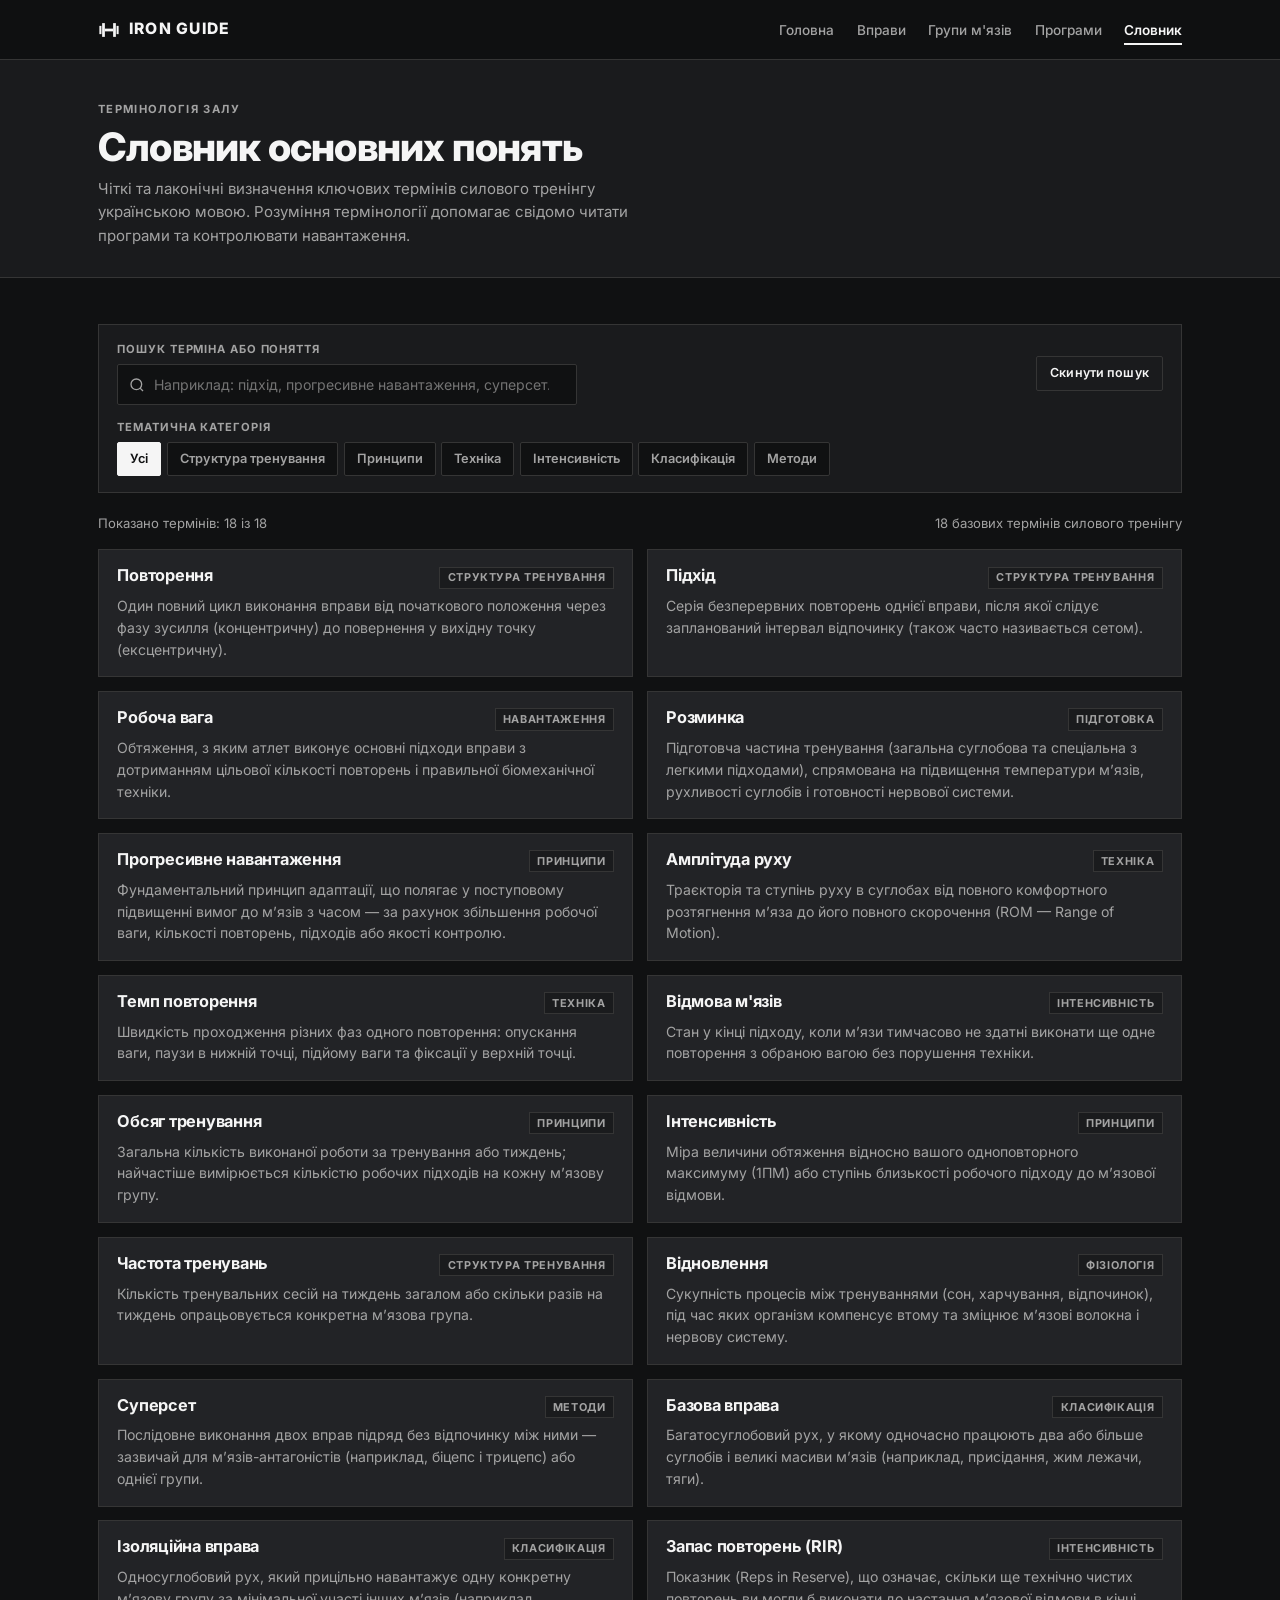
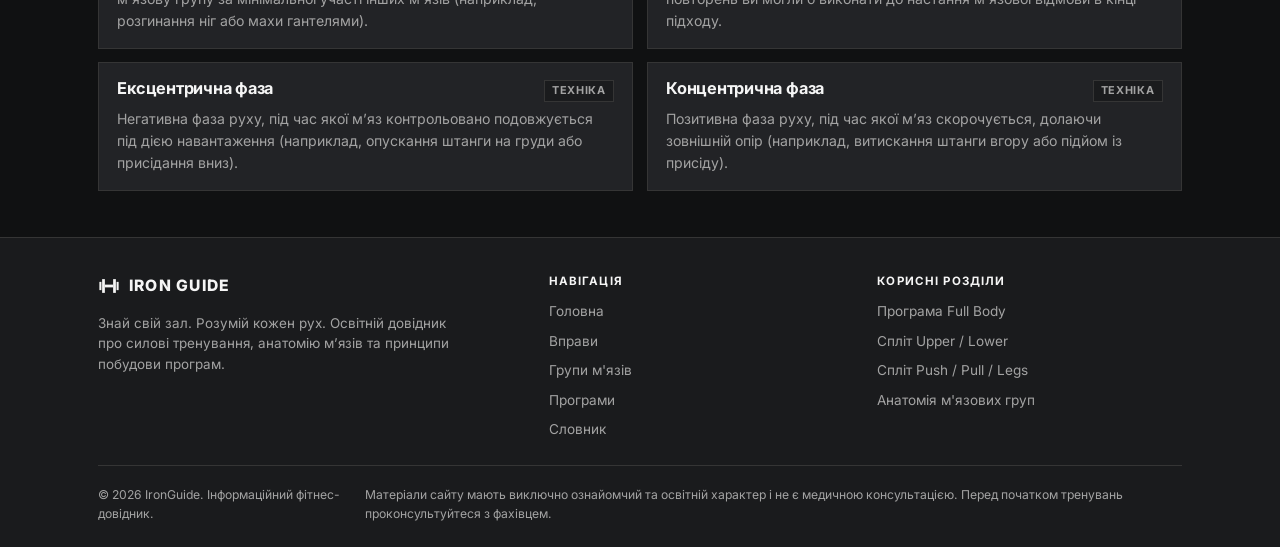
<file: glossary.html>
<!DOCTYPE html>
<html lang="uk">
<head>
  <meta charset="UTF-8" />
  <meta name="viewport" content="width=device-width, initial-scale=1.0" />
  <meta name="description" content="Словник фітнес-термінів IronGuide: зрозумілі пояснення понять підхід, повторення, прогресивне навантаження, інтенсивність, обсяг та інших." />
  <title>Фітнес-словник — IRON GUIDE</title>
  <link rel="icon" type="image/svg+xml" href="assets/images/favicon.svg" />
  <link rel="preconnect" href="https://fonts.googleapis.com" />
  <link rel="preconnect" href="https://fonts.gstatic.com" crossorigin />
  <link href="https://fonts.googleapis.com/css2?family=Inter:wght@400;500;600;700;800&display=swap" rel="stylesheet" />
  <link rel="stylesheet" href="css/style.css" />
</head>
<body>
  <a href="#main-content" class="skip-link">Перейти до основного вмісту</a>

  <!-- Header -->
  <header class="site-header">
    <div class="container header-inner">
      <a href="index.html" class="brand-logo" aria-label="IronGuide — Головна">
        <svg class="brand-logo__icon" viewBox="0 0 32 32" fill="none" xmlns="http://www.w3.org/2000/svg" aria-hidden="true">
          <rect x="2" y="10" width="3" height="12" fill="currentColor"/>
          <rect x="6" y="6" width="4" height="20" fill="currentColor"/>
          <rect x="10" y="14" width="12" height="4" fill="currentColor"/>
          <rect x="22" y="6" width="4" height="20" fill="currentColor"/>
          <rect x="27" y="10" width="3" height="12" fill="currentColor"/>
        </svg>
        <span>IRON GUIDE</span>
      </a>

      <button class="menu-toggle" type="button" aria-label="Відкрити меню навігації" aria-expanded="false" aria-controls="primary-navigation">
        <span class="menu-toggle__bars" aria-hidden="true">
          <span></span>
          <span></span>
          <span></span>
        </span>
      </button>

      <nav aria-label="Основна навігація">
        <ul id="primary-navigation" class="nav-menu">
          <li><a href="index.html" class="nav-link">Головна</a></li>
          <li><a href="exercises.html" class="nav-link">Вправи</a></li>
          <li><a href="muscles.html" class="nav-link">Групи м'язів</a></li>
          <li><a href="programs.html" class="nav-link">Програми</a></li>
          <li><a href="glossary.html" class="nav-link active" aria-current="page">Словник</a></li>
        </ul>
      </nav>
    </div>
  </header>

  <main id="main-content">
    <section class="page-hero">
      <div class="container">
        <span class="eyebrow">ТЕРМІНОЛОГІЯ ЗАЛУ</span>
        <h1>Словник основних понять</h1>
        <p class="page-hero__desc">
          Чіткі та лаконічні визначення ключових термінів силового тренінгу українською мовою. Розуміння термінології допомагає свідомо читати програми та контролювати навантаження.
        </p>
      </div>
    </section>

    <section class="section section--no-border">
      <div class="container">
        <div class="controls-bar" role="region" aria-label="Пошук та фільтрація термінів">
          <div class="controls-bar__top">
            <div class="search-box">
              <label for="glossarySearch" class="search-box__label">Пошук терміна або поняття</label>
              <div class="search-box__input-wrap">
                <svg class="search-box__icon" viewBox="0 0 24 24" fill="none" stroke="currentColor" stroke-width="2" aria-hidden="true">
                  <circle cx="11" cy="11" r="8"></circle>
                  <line x1="21" y1="21" x2="16.65" y2="16.65"></line>
                </svg>
                <input
                  type="search"
                  id="glossarySearch"
                  class="search-input"
                  placeholder="Наприклад: підхід, прогресивне навантаження, суперсет..."
                  autocomplete="off"
                />
              </div>
            </div>

            <button type="button" class="btn btn--secondary btn--sm" data-reset-glossary>
              Скинути пошук
            </button>
          </div>
          <div>
            <span class="search-box__label">Тематична категорія</span>
            <div class="filter-group" role="group" aria-label="Фільтр за категорією терміна">
              <button type="button" class="filter-btn is-active" data-glossary-filter="Усі" aria-pressed="true">Усі</button>
              <button type="button" class="filter-btn" data-glossary-filter="Структура тренування" aria-pressed="false">Структура тренування</button>
              <button type="button" class="filter-btn" data-glossary-filter="Принципи" aria-pressed="false">Принципи</button>
              <button type="button" class="filter-btn" data-glossary-filter="Техніка" aria-pressed="false">Техніка</button>
              <button type="button" class="filter-btn" data-glossary-filter="Інтенсивність" aria-pressed="false">Інтенсивність</button>
              <button type="button" class="filter-btn" data-glossary-filter="Класифікація" aria-pressed="false">Класифікація</button>
              <button type="button" class="filter-btn" data-glossary-filter="Методи" aria-pressed="false">Методи</button>
            </div>
          </div>
        </div>

        <div class="results-bar">
          <p id="glossaryCount" aria-live="polite">Завантаження словника...</p>
          <span>18 базових термінів силового тренінгу</span>
        </div>

        <div id="glossaryEmptyState" class="empty-state" hidden>
          <h2 class="empty-state__title">Термін не знайдено</h2>
          <p class="empty-state__text">
            Спробуйте інший пошуковий запит або скиньте вибраний фільтр категорії.
          </p>
          <button type="button" class="btn btn--primary" data-reset-glossary>Показати всі терміни</button>
        </div>

        <div id="glossaryGrid" class="glossary-grid"></div>
      </div>
    </section>
  </main>

  <!-- Footer -->
  <footer class="site-footer">
    <div class="container">
      <div class="footer-grid">
        <div>
          <a href="index.html" class="brand-logo">
            <svg class="brand-logo__icon" viewBox="0 0 32 32" fill="none" xmlns="http://www.w3.org/2000/svg" aria-hidden="true">
              <rect x="2" y="10" width="3" height="12" fill="currentColor"/>
              <rect x="6" y="6" width="4" height="20" fill="currentColor"/>
              <rect x="10" y="14" width="12" height="4" fill="currentColor"/>
              <rect x="22" y="6" width="4" height="20" fill="currentColor"/>
              <rect x="27" y="10" width="3" height="12" fill="currentColor"/>
            </svg>
            <span>IRON GUIDE</span>
          </a>
          <p class="footer-desc">Знай свій зал. Розумій кожен рух. Освітній довідник про силові тренування, анатомію м’язів та принципи побудови програм.</p>
        </div>
        <div>
          <h3 class="footer-heading">Навігація</h3>
          <ul class="footer-links">
            <li><a href="index.html">Головна</a></li>
            <li><a href="exercises.html">Вправи</a></li>
            <li><a href="muscles.html">Групи м'язів</a></li>
            <li><a href="programs.html">Програми</a></li>
            <li><a href="glossary.html">Словник</a></li>
          </ul>
        </div>
        <div>
          <h3 class="footer-heading">Корисні розділи</h3>
          <ul class="footer-links">
            <li><a href="programs.html?program=fullbody">Програма Full Body</a></li>
            <li><a href="programs.html?program=upperlower">Спліт Upper / Lower</a></li>
            <li><a href="programs.html?program=ppl">Спліт Push / Pull / Legs</a></li>
            <li><a href="muscles.html">Анатомія м'язових груп</a></li>
          </ul>
        </div>
      </div>
      <div class="footer-bottom">
        <p>© 2026 IronGuide. Інформаційний фітнес-довідник.</p>
        <p>Матеріали сайту мають виключно ознайомчий та освітній характер і не є медичною консультацією. Перед початком тренувань проконсультуйтеся з фахівцем.</p>
      </div>
    </div>
  </footer>

  <button id="backToTop" class="back-to-top" type="button" aria-label="Повернутися на початок сторінки">↑</button>
  <script src="js/main.js"></script>
</body>
</html>
</file>
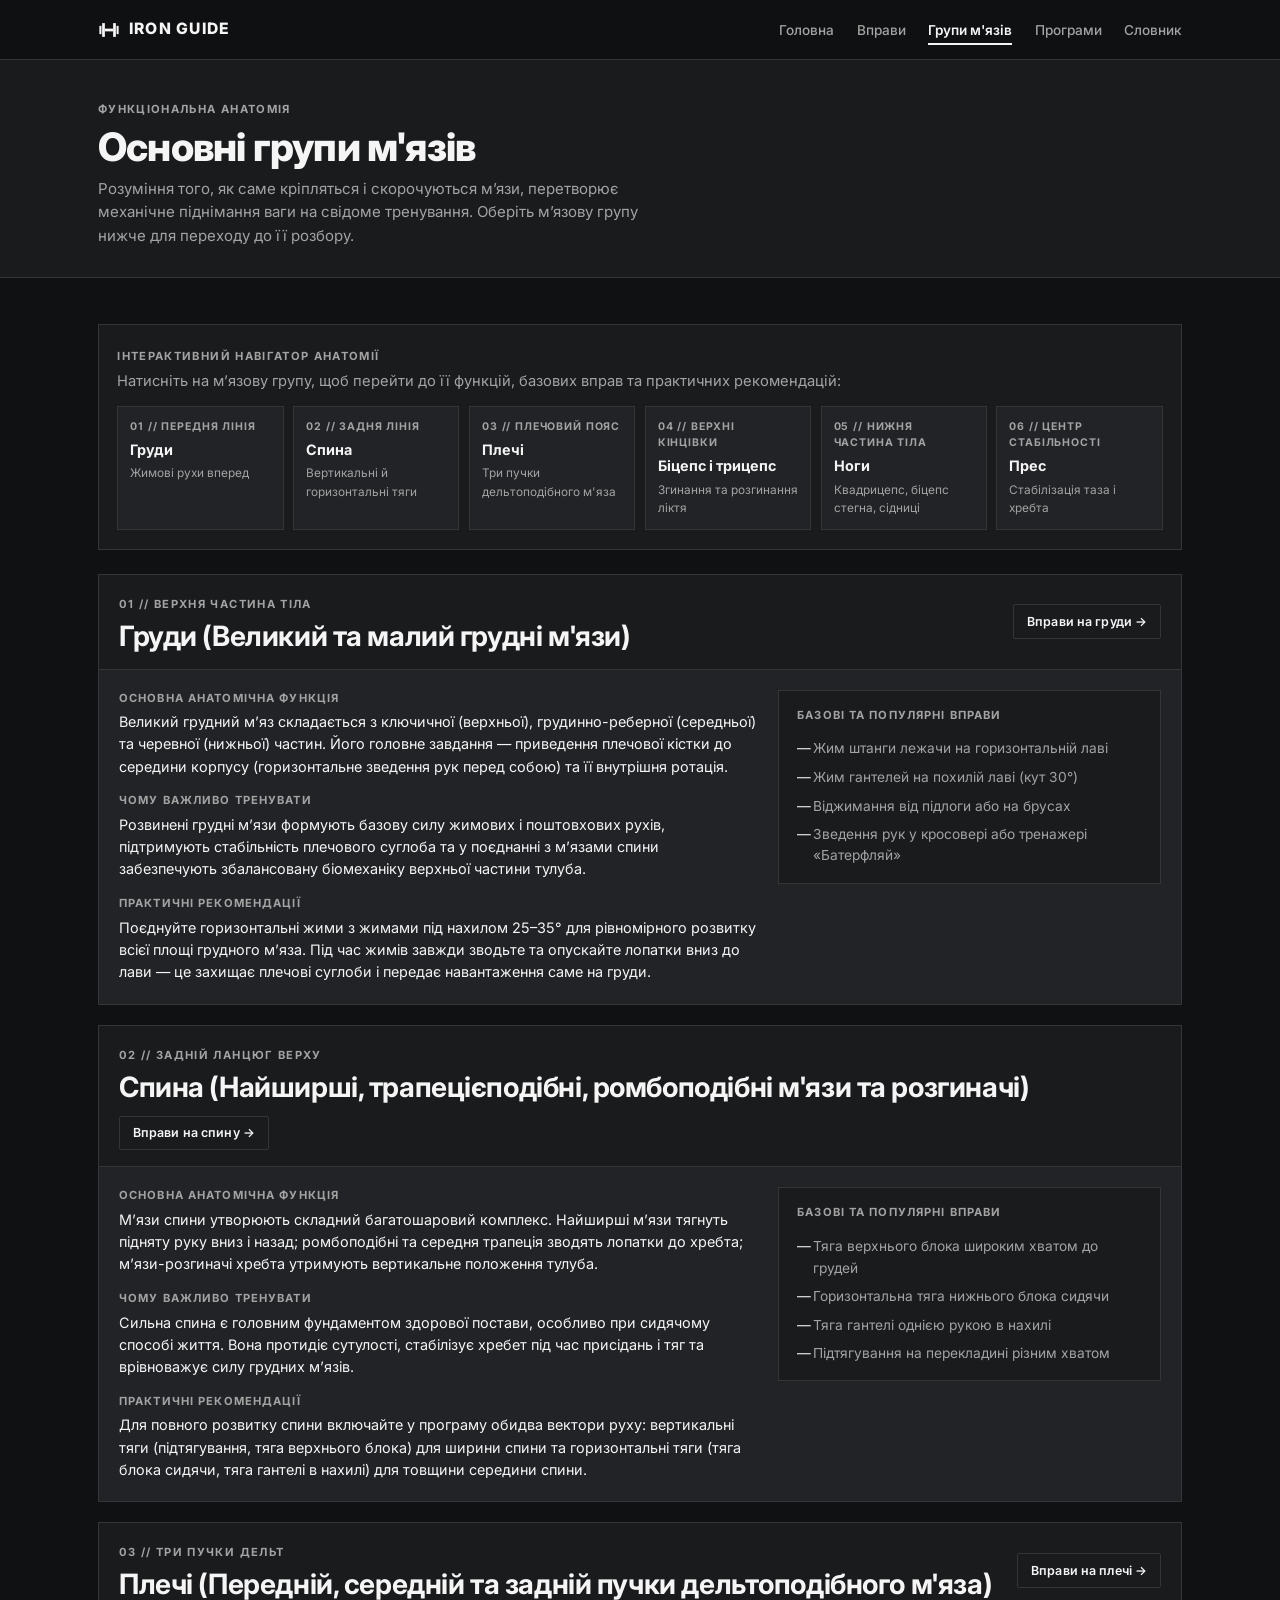
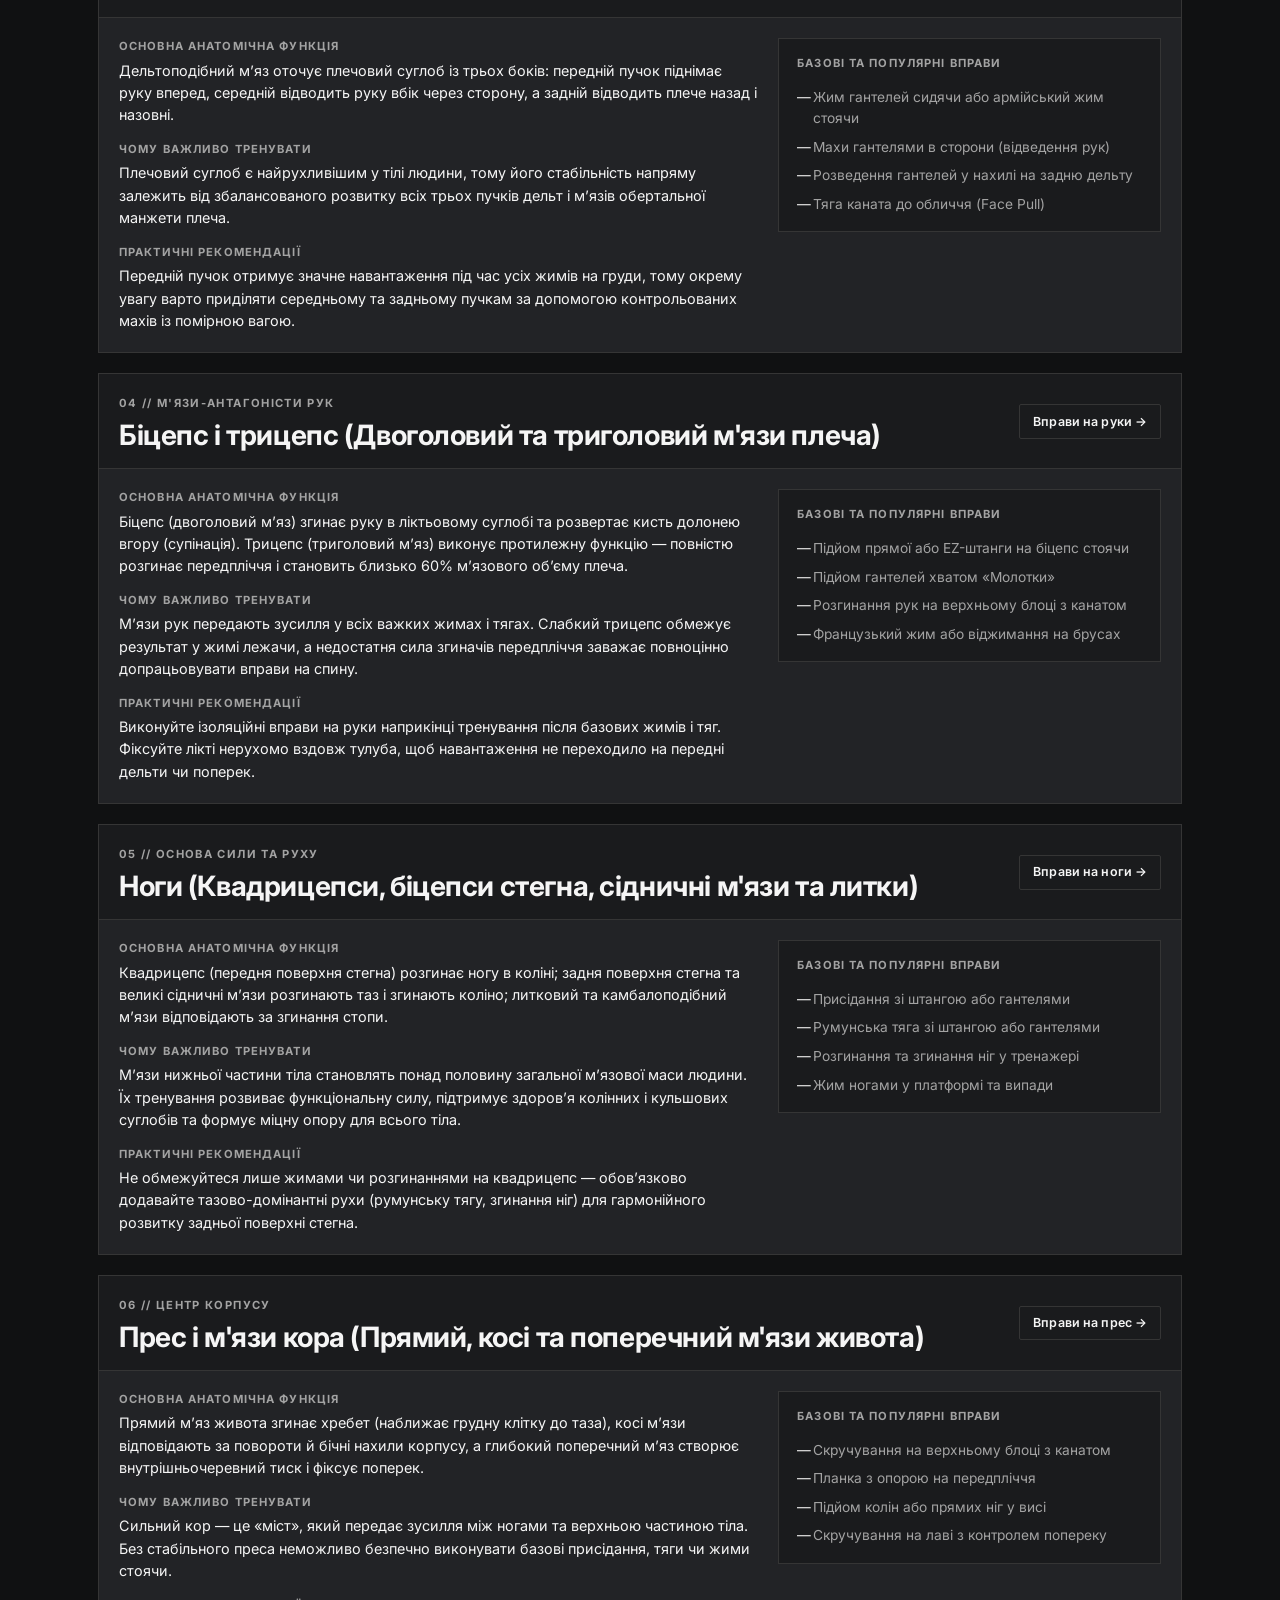
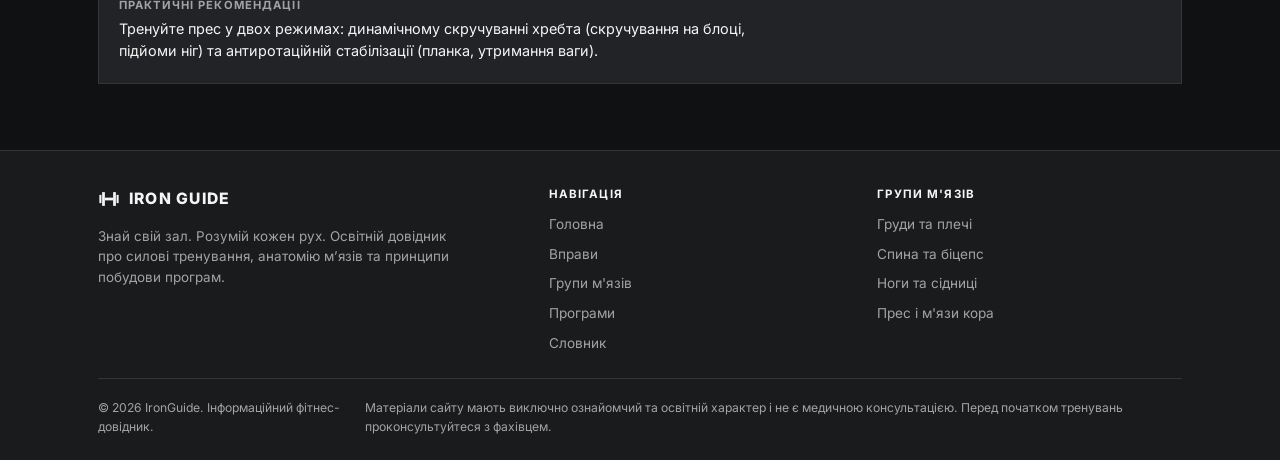
<file: muscles.html>
<!DOCTYPE html>
<html lang="uk">
<head>
  <meta charset="UTF-8" />
  <meta name="viewport" content="width=device-width, initial-scale=1.0" />
  <meta name="description" content="Гід із основних м'язових груп IronGuide: анатомічні функції, значення у тренуваннях, базові вправи та практичні рекомендації." />
  <title>Групи м'язів — IRON GUIDE</title>
  <link rel="icon" type="image/svg+xml" href="assets/images/favicon.svg" />
  <link rel="preconnect" href="https://fonts.googleapis.com" />
  <link rel="preconnect" href="https://fonts.gstatic.com" crossorigin />
  <link href="https://fonts.googleapis.com/css2?family=Inter:wght@400;500;600;700;800&display=swap" rel="stylesheet" />
  <link rel="stylesheet" href="css/style.css" />
</head>
<body>
  <a href="#main-content" class="skip-link">Перейти до основного вмісту</a>

  <!-- Header -->
  <header class="site-header">
    <div class="container header-inner">
      <a href="index.html" class="brand-logo" aria-label="IronGuide — Головна">
        <svg class="brand-logo__icon" viewBox="0 0 32 32" fill="none" xmlns="http://www.w3.org/2000/svg" aria-hidden="true">
          <rect x="2" y="10" width="3" height="12" fill="currentColor"/>
          <rect x="6" y="6" width="4" height="20" fill="currentColor"/>
          <rect x="10" y="14" width="12" height="4" fill="currentColor"/>
          <rect x="22" y="6" width="4" height="20" fill="currentColor"/>
          <rect x="27" y="10" width="3" height="12" fill="currentColor"/>
        </svg>
        <span>IRON GUIDE</span>
      </a>

      <button class="menu-toggle" type="button" aria-label="Відкрити меню навігації" aria-expanded="false" aria-controls="primary-navigation">
        <span class="menu-toggle__bars" aria-hidden="true">
          <span></span>
          <span></span>
          <span></span>
        </span>
      </button>

      <nav aria-label="Основна навігація">
        <ul id="primary-navigation" class="nav-menu">
          <li><a href="index.html" class="nav-link">Головна</a></li>
          <li><a href="exercises.html" class="nav-link">Вправи</a></li>
          <li><a href="muscles.html" class="nav-link active" aria-current="page">Групи м'язів</a></li>
          <li><a href="programs.html" class="nav-link">Програми</a></li>
          <li><a href="glossary.html" class="nav-link">Словник</a></li>
        </ul>
      </nav>
    </div>
  </header>

  <main id="main-content">
    <section class="page-hero">
      <div class="container">
        <span class="eyebrow">ФУНКЦІОНАЛЬНА АНАТОМІЯ</span>
        <h1>Основні групи м'язів</h1>
        <p class="page-hero__desc">
          Розуміння того, як саме кріпляться і скорочуються м’язи, перетворює механічне піднімання ваги на свідоме тренування. Оберіть м’язову групу нижче для переходу до її розбору.
        </p>
      </div>
    </section>

    <section class="section section--no-border">
      <div class="container">
        <!-- Interactive Muscle Group Selector -->
        <div class="anatomy-nav" role="region" aria-label="Швидкий вибір м'язової групи">
          <span class="eyebrow" style="margin-bottom: 0.25rem;">ІНТЕРАКТИВНИЙ НАВІГАТОР АНАТОМІЇ</span>
          <p style="color: var(--text-secondary); font-size: 0.92rem;">Натисніть на м’язову групу, щоб перейти до її функцій, базових вправ та практичних рекомендацій:</p>
          <div class="anatomy-nav__grid">
            <button type="button" class="anatomy-pill" data-muscle-target="muscle-chest">
              <span class="anatomy-pill__index">01 // ПЕРЕДНЯ ЛІНІЯ</span>
              <span class="anatomy-pill__name">Груди</span>
              <span class="anatomy-pill__sub">Жимові рухи вперед</span>
            </button>
            <button type="button" class="anatomy-pill" data-muscle-target="muscle-back">
              <span class="anatomy-pill__index">02 // ЗАДНЯ ЛІНІЯ</span>
              <span class="anatomy-pill__name">Спина</span>
              <span class="anatomy-pill__sub">Вертикальні й горизонтальні тяги</span>
            </button>
            <button type="button" class="anatomy-pill" data-muscle-target="muscle-shoulders">
              <span class="anatomy-pill__index">03 // ПЛЕЧОВИЙ ПОЯС</span>
              <span class="anatomy-pill__name">Плечі</span>
              <span class="anatomy-pill__sub">Три пучки дельтоподібного м'яза</span>
            </button>
            <button type="button" class="anatomy-pill" data-muscle-target="muscle-arms">
              <span class="anatomy-pill__index">04 // ВЕРХНІ КІНЦІВКИ</span>
              <span class="anatomy-pill__name">Біцепс і трицепс</span>
              <span class="anatomy-pill__sub">Згинання та розгинання ліктя</span>
            </button>
            <button type="button" class="anatomy-pill" data-muscle-target="muscle-legs">
              <span class="anatomy-pill__index">05 // НИЖНЯ ЧАСТИНА ТІЛА</span>
              <span class="anatomy-pill__name">Ноги</span>
              <span class="anatomy-pill__sub">Квадрицепс, біцепс стегна, сідниці</span>
            </button>
            <button type="button" class="anatomy-pill" data-muscle-target="muscle-abs">
              <span class="anatomy-pill__index">06 // ЦЕНТР СТАБІЛЬНОСТІ</span>
              <span class="anatomy-pill__name">Прес</span>
              <span class="anatomy-pill__sub">Стабілізація таза і хребта</span>
            </button>
          </div>
        </div>
        <!-- Section 1: Груди -->
        <article id="muscle-chest" class="muscle-section">
          <div class="muscle-section__header">
            <div>
              <span class="eyebrow">01 // ВЕРХНЯ ЧАСТИНА ТІЛА</span>
              <h2>Груди (Великий та малий грудні м'язи)</h2>
            </div>
            <a href="exercises.html?category=Груди" class="btn btn--secondary btn--sm">Вправи на груди →</a>
          </div>
          <div class="muscle-section__body">
            <div class="info-list">
              <div>
                <div class="info-block__label">Основна анатомічна функція</div>
                <p class="info-block__text">Великий грудний м’яз складається з ключичної (верхньої), грудинно-реберної (середньої) та черевної (нижньої) частин. Його головне завдання — приведення плечової кістки до середини корпусу (горизонтальне зведення рук перед собою) та її внутрішня ротація.</p>
              </div>
              <div>
                <div class="info-block__label">Чому важливо тренувати</div>
                <p class="info-block__text">Розвинені грудні м’язи формують базову силу жимових і поштовхових рухів, підтримують стабільність плечового суглоба та у поєднанні з м’язами спини забезпечують збалансовану біомеханіку верхньої частини тулуба.</p>
              </div>
              <div>
                <div class="info-block__label">Практичні рекомендації</div>
                <p class="info-block__text">Поєднуйте горизонтальні жими з жимами під нахилом 25–35° для рівномірного розвитку всієї площі грудного м’яза. Під час жимів завжди зводьте та опускайте лопатки вниз до лави — це захищає плечові суглоби і передає навантаження саме на груди.</p>
              </div>
            </div>
            <div class="exercise-tags-box">
              <div class="info-block__label">Базові та популярні вправи</div>
              <ul class="bullet-list">
                <li>Жим штанги лежачи на горизонтальній лаві</li>
                <li>Жим гантелей на похилій лаві (кут 30°)</li>
                <li>Віджимання від підлоги або на брусах</li>
                <li>Зведення рук у кросовері або тренажері «Батерфляй»</li>
              </ul>
            </div>
          </div>
        </article>

        <!-- Section 2: Спина -->
        <article id="muscle-back" class="muscle-section">
          <div class="muscle-section__header">
            <div>
              <span class="eyebrow">02 // ЗАДНІЙ ЛАНЦЮГ ВЕРХУ</span>
              <h2>Спина (Найширші, трапецієподібні, ромбоподібні м'язи та розгиначі)</h2>
            </div>
            <a href="exercises.html?category=Спина" class="btn btn--secondary btn--sm">Вправи на спину →</a>
          </div>
          <div class="muscle-section__body">
            <div class="info-list">
              <div>
                <div class="info-block__label">Основна анатомічна функція</div>
                <p class="info-block__text">М’язи спини утворюють складний багатошаровий комплекс. Найширші м’язи тягнуть підняту руку вниз і назад; ромбоподібні та середня трапеція зводять лопатки до хребта; м’язи-розгиначі хребта утримують вертикальне положення тулуба.</p>
              </div>
              <div>
                <div class="info-block__label">Чому важливо тренувати</div>
                <p class="info-block__text">Сильна спина є головним фундаментом здорової постави, особливо при сидячому способі життя. Вона протидіє сутулості, стабілізує хребет під час присідань і тяг та врівноважує силу грудних м’язів.</p>
              </div>
              <div>
                <div class="info-block__label">Практичні рекомендації</div>
                <p class="info-block__text">Для повного розвитку спини включайте у програму обидва вектори руху: вертикальні тяги (підтягування, тяга верхнього блока) для ширини спини та горизонтальні тяги (тяга блока сидячи, тяга гантелі в нахилі) для товщини середини спини.</p>
              </div>
            </div>
            <div class="exercise-tags-box">
              <div class="info-block__label">Базові та популярні вправи</div>
              <ul class="bullet-list">
                <li>Тяга верхнього блока широким хватом до грудей</li>
                <li>Горизонтальна тяга нижнього блока сидячи</li>
                <li>Тяга гантелі однією рукою в нахилі</li>
                <li>Підтягування на перекладині різним хватом</li>
              </ul>
            </div>
          </div>
        </article>
        <!-- Section 3: Плечі -->
        <article id="muscle-shoulders" class="muscle-section">
          <div class="muscle-section__header">
            <div>
              <span class="eyebrow">03 // ТРИ ПУЧКИ ДЕЛЬТ</span>
              <h2>Плечі (Передній, середній та задній пучки дельтоподібного м'яза)</h2>
            </div>
            <a href="exercises.html?category=Плечі" class="btn btn--secondary btn--sm">Вправи на плечі →</a>
          </div>
          <div class="muscle-section__body">
            <div class="info-list">
              <div>
                <div class="info-block__label">Основна анатомічна функція</div>
                <p class="info-block__text">Дельтоподібний м’яз оточує плечовий суглоб із трьох боків: передній пучок піднімає руку вперед, середній відводить руку вбік через сторону, а задній відводить плече назад і назовні.</p>
              </div>
              <div>
                <div class="info-block__label">Чому важливо тренувати</div>
                <p class="info-block__text">Плечовий суглоб є найрухливішим у тілі людини, тому його стабільність напряму залежить від збалансованого розвитку всіх трьох пучків дельт і м’язів обертальної манжети плеча.</p>
              </div>
              <div>
                <div class="info-block__label">Практичні рекомендації</div>
                <p class="info-block__text">Передній пучок отримує значне навантаження під час усіх жимів на груди, тому окрему увагу варто приділяти середньому та задньому пучкам за допомогою контрольованих махів із помірною вагою.</p>
              </div>
            </div>
            <div class="exercise-tags-box">
              <div class="info-block__label">Базові та популярні вправи</div>
              <ul class="bullet-list">
                <li>Жим гантелей сидячи або армійський жим стоячи</li>
                <li>Махи гантелями в сторони (відведення рук)</li>
                <li>Розведення гантелей у нахилі на задню дельту</li>
                <li>Тяга каната до обличчя (Face Pull)</li>
              </ul>
            </div>
          </div>
        </article>

        <!-- Section 4: Біцепс і трицепс -->
        <article id="muscle-arms" class="muscle-section">
          <div class="muscle-section__header">
            <div>
              <span class="eyebrow">04 // М'ЯЗИ-АНТАГОНІСТИ РУК</span>
              <h2>Біцепс і трицепс (Двоголовий та триголовий м'язи плеча)</h2>
            </div>
            <a href="exercises.html?category=Руки" class="btn btn--secondary btn--sm">Вправи на руки →</a>
          </div>
          <div class="muscle-section__body">
            <div class="info-list">
              <div>
                <div class="info-block__label">Основна анатомічна функція</div>
                <p class="info-block__text">Біцепс (двоголовий м’яз) згинає руку в ліктьовому суглобі та розвертає кисть долонею вгору (супінація). Трицепс (триголовий м’яз) виконує протилежну функцію — повністю розгинає передпліччя і становить близько 60% м’язового об’єму плеча.</p>
              </div>
              <div>
                <div class="info-block__label">Чому важливо тренувати</div>
                <p class="info-block__text">М’язи рук передають зусилля у всіх важких жимах і тягах. Слабкий трицепс обмежує результат у жимі лежачи, а недостатня сила згиначів передпліччя заважає повноцінно допрацьовувати вправи на спину.</p>
              </div>
              <div>
                <div class="info-block__label">Практичні рекомендації</div>
                <p class="info-block__text">Виконуйте ізоляційні вправи на руки наприкінці тренування після базових жимів і тяг. Фіксуйте лікті нерухомо вздовж тулуба, щоб навантаження не переходило на передні дельти чи поперек.</p>
              </div>
            </div>
            <div class="exercise-tags-box">
              <div class="info-block__label">Базові та популярні вправи</div>
              <ul class="bullet-list">
                <li>Підйом прямої або EZ-штанги на біцепс стоячи</li>
                <li>Підйом гантелей хватом «Молотки»</li>
                <li>Розгинання рук на верхньому блоці з канатом</li>
                <li>Французький жим або віджимання на брусах</li>
              </ul>
            </div>
          </div>
        </article>
        <!-- Section 5: Ноги -->
        <article id="muscle-legs" class="muscle-section">
          <div class="muscle-section__header">
            <div>
              <span class="eyebrow">05 // ОСНОВА СИЛИ ТА РУХУ</span>
              <h2>Ноги (Квадрицепси, біцепси стегна, сідничні м'язи та литки)</h2>
            </div>
            <a href="exercises.html?category=Ноги" class="btn btn--secondary btn--sm">Вправи на ноги →</a>
          </div>
          <div class="muscle-section__body">
            <div class="info-list">
              <div>
                <div class="info-block__label">Основна анатомічна функція</div>
                <p class="info-block__text">Квадрицепс (передня поверхня стегна) розгинає ногу в коліні; задня поверхня стегна та великі сідничні м’язи розгинають таз і згинають коліно; литковий та камбалоподібний м’язи відповідають за згинання стопи.</p>
              </div>
              <div>
                <div class="info-block__label">Чому важливо тренувати</div>
                <p class="info-block__text">М’язи нижньої частини тіла становлять понад половину загальної м’язової маси людини. Їх тренування розвиває функціональну силу, підтримує здоров’я колінних і кульшових суглобів та формує міцну опору для всього тіла.</p>
              </div>
              <div>
                <div class="info-block__label">Практичні рекомендації</div>
                <p class="info-block__text">Не обмежуйтеся лише жимами чи розгинаннями на квадрицепс — обов’язково додавайте тазово-домінантні рухи (румунську тягу, згинання ніг) для гармонійного розвитку задньої поверхні стегна.</p>
              </div>
            </div>
            <div class="exercise-tags-box">
              <div class="info-block__label">Базові та популярні вправи</div>
              <ul class="bullet-list">
                <li>Присідання зі штангою або гантелями</li>
                <li>Румунська тяга зі штангою або гантелями</li>
                <li>Розгинання та згинання ніг у тренажері</li>
                <li>Жим ногами у платформі та випади</li>
              </ul>
            </div>
          </div>
        </article>

        <!-- Section 6: Прес -->
        <article id="muscle-abs" class="muscle-section">
          <div class="muscle-section__header">
            <div>
              <span class="eyebrow">06 // ЦЕНТР КОРПУСУ</span>
              <h2>Прес і м'язи кора (Прямий, косі та поперечний м'язи живота)</h2>
            </div>
            <a href="exercises.html?category=Прес" class="btn btn--secondary btn--sm">Вправи на прес →</a>
          </div>
          <div class="muscle-section__body">
            <div class="info-list">
              <div>
                <div class="info-block__label">Основна анатомічна функція</div>
                <p class="info-block__text">Прямий м’яз живота згинає хребет (наближає грудну клітку до таза), косі м’язи відповідають за повороти й бічні нахили корпусу, а глибокий поперечний м’яз створює внутрішньочеревний тиск і фіксує поперек.</p>
              </div>
              <div>
                <div class="info-block__label">Чому важливо тренувати</div>
                <p class="info-block__text">Сильний кор — це «міст», який передає зусилля між ногами та верхньою частиною тіла. Без стабільного преса неможливо безпечно виконувати базові присідання, тяги чи жими стоячи.</p>
              </div>
              <div>
                <div class="info-block__label">Практичні рекомендації</div>
                <p class="info-block__text">Тренуйте прес у двох режимах: динамічному скручуванні хребта (скручування на блоці, підйоми ніг) та антиротаційній стабілізації (планка, утримання ваги).</p>
              </div>
            </div>
            <div class="exercise-tags-box">
              <div class="info-block__label">Базові та популярні вправи</div>
              <ul class="bullet-list">
                <li>Скручування на верхньому блоці з канатом</li>
                <li>Планка з опорою на передпліччя</li>
                <li>Підйом колін або прямих ніг у висі</li>
                <li>Скручування на лаві з контролем попереку</li>
              </ul>
            </div>
          </div>
        </article>
      </div>
    </section>
  </main>
  <!-- Footer -->
  <footer class="site-footer">
    <div class="container">
      <div class="footer-grid">
        <div>
          <a href="index.html" class="brand-logo">
            <svg class="brand-logo__icon" viewBox="0 0 32 32" fill="none" xmlns="http://www.w3.org/2000/svg" aria-hidden="true">
              <rect x="2" y="10" width="3" height="12" fill="currentColor"/>
              <rect x="6" y="6" width="4" height="20" fill="currentColor"/>
              <rect x="10" y="14" width="12" height="4" fill="currentColor"/>
              <rect x="22" y="6" width="4" height="20" fill="currentColor"/>
              <rect x="27" y="10" width="3" height="12" fill="currentColor"/>
            </svg>
            <span>IRON GUIDE</span>
          </a>
          <p class="footer-desc">Знай свій зал. Розумій кожен рух. Освітній довідник про силові тренування, анатомію м’язів та принципи побудови програм.</p>
        </div>
        <div>
          <h3 class="footer-heading">Навігація</h3>
          <ul class="footer-links">
            <li><a href="index.html">Головна</a></li>
            <li><a href="exercises.html">Вправи</a></li>
            <li><a href="muscles.html">Групи м'язів</a></li>
            <li><a href="programs.html">Програми</a></li>
            <li><a href="glossary.html">Словник</a></li>
          </ul>
        </div>
        <div>
          <h3 class="footer-heading">Групи м'язів</h3>
          <ul class="footer-links">
            <li><a href="#muscle-chest">Груди та плечі</a></li>
            <li><a href="#muscle-back">Спина та біцепс</a></li>
            <li><a href="#muscle-legs">Ноги та сідниці</a></li>
            <li><a href="#muscle-abs">Прес і м'язи кора</a></li>
          </ul>
        </div>
      </div>
      <div class="footer-bottom">
        <p>© 2026 IronGuide. Інформаційний фітнес-довідник.</p>
        <p>Матеріали сайту мають виключно ознайомчий та освітній характер і не є медичною консультацією. Перед початком тренувань проконсультуйтеся з фахівцем.</p>
      </div>
    </div>
  </footer>

  <button id="backToTop" class="back-to-top" type="button" aria-label="Повернутися на початок сторінки">↑</button>
  <script src="js/main.js"></script>
</body>
</html>
</file>
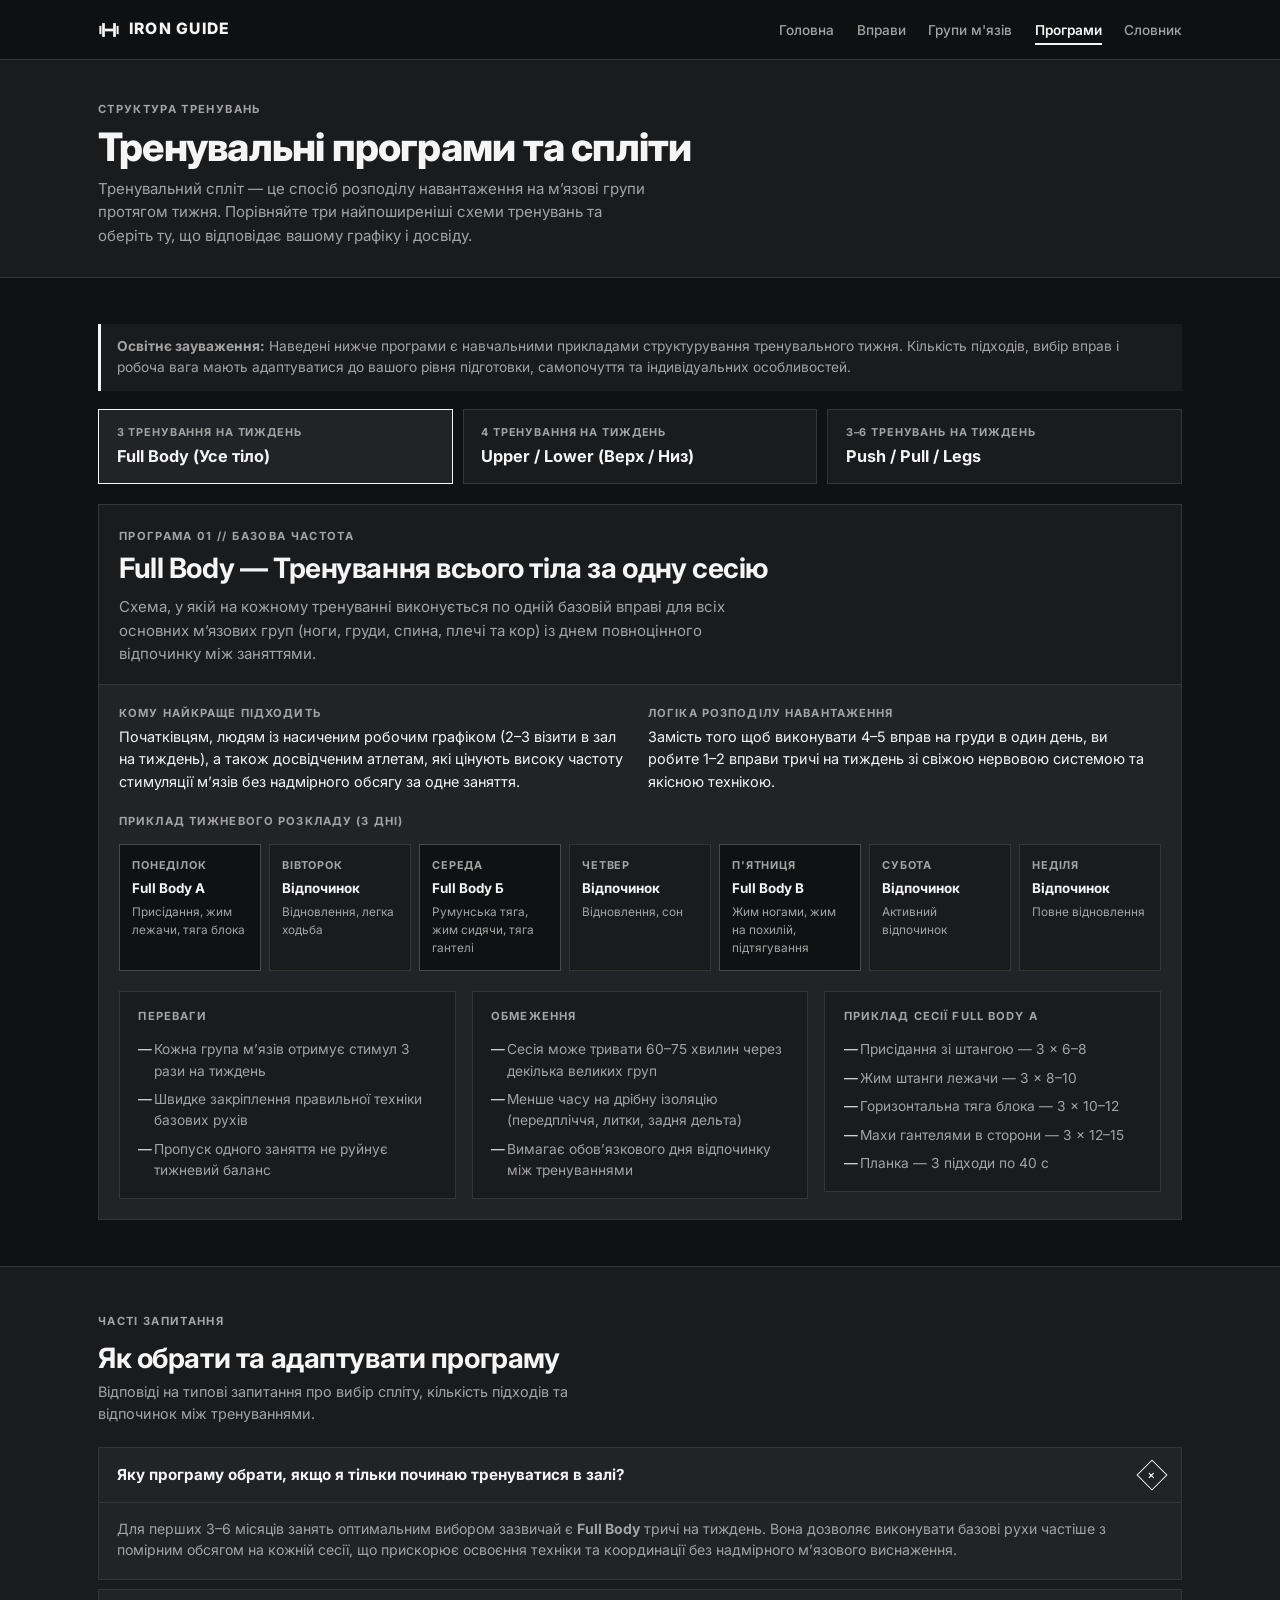
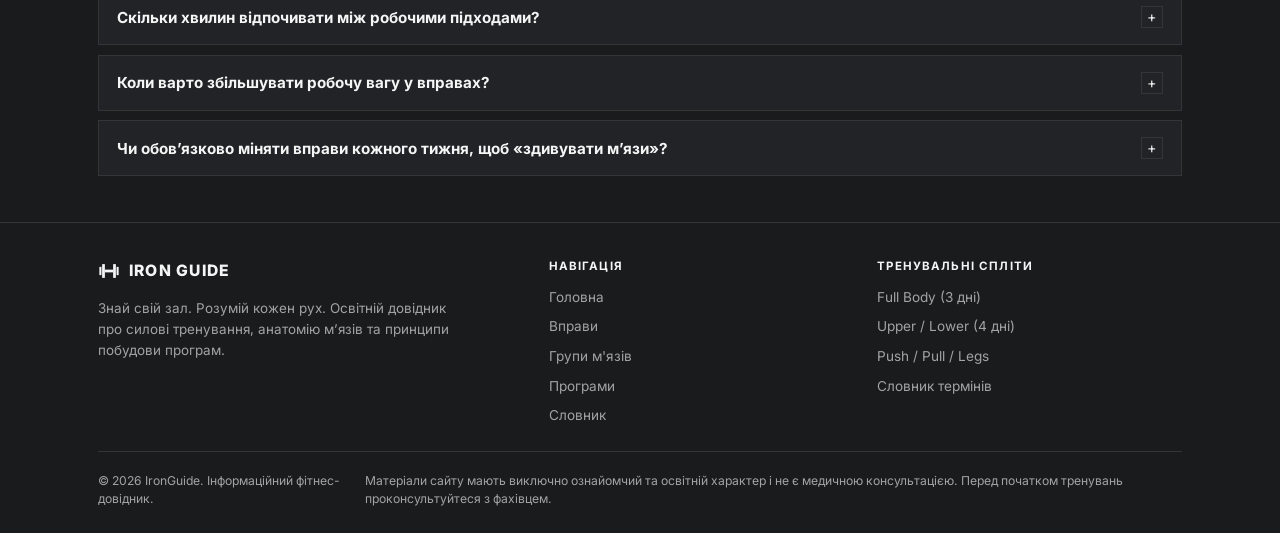
<file: programs.html>
<!DOCTYPE html>
<html lang="uk">
<head>
  <meta charset="UTF-8" />
  <meta name="viewport" content="width=device-width, initial-scale=1.0" />
  <meta name="description" content="Тренувальні програми IronGuide: детальний розбір сплітів Full Body, Upper/Lower та Push/Pull/Legs із прикладами тижневого розкладу." />
  <title>Програми тренувань — IRON GUIDE</title>
  <link rel="icon" type="image/svg+xml" href="assets/images/favicon.svg" />
  <link rel="preconnect" href="https://fonts.googleapis.com" />
  <link rel="preconnect" href="https://fonts.gstatic.com" crossorigin />
  <link href="https://fonts.googleapis.com/css2?family=Inter:wght@400;500;600;700;800&display=swap" rel="stylesheet" />
  <link rel="stylesheet" href="css/style.css" />
</head>
<body>
  <a href="#main-content" class="skip-link">Перейти до основного вмісту</a>

  <!-- Header -->
  <header class="site-header">
    <div class="container header-inner">
      <a href="index.html" class="brand-logo" aria-label="IronGuide — Головна">
        <svg class="brand-logo__icon" viewBox="0 0 32 32" fill="none" xmlns="http://www.w3.org/2000/svg" aria-hidden="true">
          <rect x="2" y="10" width="3" height="12" fill="currentColor"/>
          <rect x="6" y="6" width="4" height="20" fill="currentColor"/>
          <rect x="10" y="14" width="12" height="4" fill="currentColor"/>
          <rect x="22" y="6" width="4" height="20" fill="currentColor"/>
          <rect x="27" y="10" width="3" height="12" fill="currentColor"/>
        </svg>
        <span>IRON GUIDE</span>
      </a>

      <button class="menu-toggle" type="button" aria-label="Відкрити меню навігації" aria-expanded="false" aria-controls="primary-navigation">
        <span class="menu-toggle__bars" aria-hidden="true">
          <span></span>
          <span></span>
          <span></span>
        </span>
      </button>

      <nav aria-label="Основна навігація">
        <ul id="primary-navigation" class="nav-menu">
          <li><a href="index.html" class="nav-link">Головна</a></li>
          <li><a href="exercises.html" class="nav-link">Вправи</a></li>
          <li><a href="muscles.html" class="nav-link">Групи м'язів</a></li>
          <li><a href="programs.html" class="nav-link active" aria-current="page">Програми</a></li>
          <li><a href="glossary.html" class="nav-link">Словник</a></li>
        </ul>
      </nav>
    </div>
  </header>

  <main id="main-content">
    <section class="page-hero">
      <div class="container">
        <span class="eyebrow">СТРУКТУРА ТРЕНУВАНЬ</span>
        <h1>Тренувальні програми та спліти</h1>
        <p class="page-hero__desc">
          Тренувальний спліт — це спосіб розподілу навантаження на м’язові групи протягом тижня. Порівняйте три найпоширеніші схеми тренувань та оберіть ту, що відповідає вашому графіку і досвіду.
        </p>
      </div>
    </section>

    <section class="section">
      <div class="container">
        <div class="modal-tip-box" style="margin-bottom: 1.15rem;">
          <strong>Освітнє зауваження:</strong> Наведені нижче програми є навчальними прикладами структурування тренувального тижня. Кількість підходів, вибір вправ і робоча вага мають адаптуватися до вашого рівня підготовки, самопочуття та індивідуальних особливостей.
        </div>

        <!-- Interactive Program Selector Tabs -->
        <div class="program-tabs" role="tablist" aria-label="Вибір програми тренувань">
          <button
            type="button"
            class="program-tab is-active"
            role="tab"
            id="tab-fullbody"
            aria-selected="true"
            aria-controls="panel-fullbody"
            tabindex="0"
            data-program-tab="fullbody"
          >
            <span class="program-tab__tag">3 тренування на тиждень</span>
            <span class="program-tab__title">Full Body (Усе тіло)</span>
          </button>

          <button
            type="button"
            class="program-tab"
            role="tab"
            id="tab-upperlower"
            aria-selected="false"
            aria-controls="panel-upperlower"
            tabindex="-1"
            data-program-tab="upperlower"
          >
            <span class="program-tab__tag">4 тренування на тиждень</span>
            <span class="program-tab__title">Upper / Lower (Верх / Низ)</span>
          </button>

          <button
            type="button"
            class="program-tab"
            role="tab"
            id="tab-ppl"
            aria-selected="false"
            aria-controls="panel-ppl"
            tabindex="-1"
            data-program-tab="ppl"
          >
            <span class="program-tab__tag">3–6 тренувань на тиждень</span>
            <span class="program-tab__title">Push / Pull / Legs</span>
          </button>
        </div>
        <!-- Panel 1: Full Body -->
        <div
          id="panel-fullbody"
          class="program-panel is-active"
          role="tabpanel"
          aria-labelledby="tab-fullbody"
          data-program-panel="fullbody"
        >
          <div class="program-panel__header">
            <span class="eyebrow">ПРОГРАМА 01 // БАЗОВА ЧАСТОТА</span>
            <h2>Full Body — Тренування всього тіла за одну сесію</h2>
            <p style="color: var(--text-secondary); margin-top: 0.65rem; max-width: 72ch;">
              Схема, у якій на кожному тренуванні виконується по одній базовій вправі для всіх основних м’язових груп (ноги, груди, спина, плечі та кор) із днем повноцінного відпочинку між заняттями.
            </p>
          </div>

          <div class="program-panel__content">
            <div class="grid-2">
              <div>
                <div class="info-block__label">Кому найкраще підходить</div>
                <p class="info-block__text">Початківцям, людям із насиченим робочим графіком (2–3 візити в зал на тиждень), а також досвідченим атлетам, які цінують високу частоту стимуляції м’язів без надмірного обсягу за одне заняття.</p>
              </div>
              <div>
                <div class="info-block__label">Логіка розподілу навантаження</div>
                <p class="info-block__text">Замість того щоб виконувати 4–5 вправ на груди в один день, ви робите 1–2 вправи тричі на тиждень зі свіжою нервовою системою та якісною технікою.</p>
              </div>
            </div>

            <div>
              <div class="info-block__label" style="margin-bottom: 0.85rem;">Приклад тижневого розкладу (3 дні)</div>
              <div class="schedule-grid">
                <div class="schedule-day schedule-day--active">
                  <span class="schedule-day__name">Понеділок</span>
                  <span class="schedule-day__focus">Full Body А</span>
                  <span class="schedule-day__note">Присідання, жим лежачи, тяга блока</span>
                </div>
                <div class="schedule-day">
                  <span class="schedule-day__name">Вівторок</span>
                  <span class="schedule-day__focus">Відпочинок</span>
                  <span class="schedule-day__note">Відновлення, легка ходьба</span>
                </div>
                <div class="schedule-day schedule-day--active">
                  <span class="schedule-day__name">Середа</span>
                  <span class="schedule-day__focus">Full Body Б</span>
                  <span class="schedule-day__note">Румунська тяга, жим сидячи, тяга гантелі</span>
                </div>
                <div class="schedule-day">
                  <span class="schedule-day__name">Четвер</span>
                  <span class="schedule-day__focus">Відпочинок</span>
                  <span class="schedule-day__note">Відновлення, сон</span>
                </div>
                <div class="schedule-day schedule-day--active">
                  <span class="schedule-day__name">П'ятниця</span>
                  <span class="schedule-day__focus">Full Body В</span>
                  <span class="schedule-day__note">Жим ногами, жим на похилій, підтягування</span>
                </div>
                <div class="schedule-day">
                  <span class="schedule-day__name">Субота</span>
                  <span class="schedule-day__focus">Відпочинок</span>
                  <span class="schedule-day__note">Активний відпочинок</span>
                </div>
                <div class="schedule-day">
                  <span class="schedule-day__name">Неділя</span>
                  <span class="schedule-day__focus">Відпочинок</span>
                  <span class="schedule-day__note">Повне відновлення</span>
                </div>
              </div>
            </div>

            <div class="grid-3">
              <div class="exercise-tags-box">
                <div class="info-block__label">Переваги</div>
                <ul class="bullet-list">
                  <li>Кожна група м’язів отримує стимул 3 рази на тиждень</li>
                  <li>Швидке закріплення правильної техніки базових рухів</li>
                  <li>Пропуск одного заняття не руйнує тижневий баланс</li>
                </ul>
              </div>
              <div class="exercise-tags-box">
                <div class="info-block__label">Обмеження</div>
                <ul class="bullet-list">
                  <li>Сесія може тривати 60–75 хвилин через декілька великих груп</li>
                  <li>Менше часу на дрібну ізоляцію (передпліччя, литки, задня дельта)</li>
                  <li>Вимагає обов’язкового дня відпочинку між тренуваннями</li>
                </ul>
              </div>
              <div class="exercise-tags-box">
                <div class="info-block__label">Приклад сесії Full Body А</div>
                <ul class="bullet-list">
                  <li>Присідання зі штангою — 3 × 6–8</li>
                  <li>Жим штанги лежачи — 3 × 8–10</li>
                  <li>Горизонтальна тяга блока — 3 × 10–12</li>
                  <li>Махи гантелями в сторони — 3 × 12–15</li>
                  <li>Планка — 3 підходи по 40 с</li>
                </ul>
              </div>
            </div>
          </div>
        </div>
        <!-- Panel 2: Upper / Lower -->
        <div
          id="panel-upperlower"
          class="program-panel"
          role="tabpanel"
          aria-labelledby="tab-upperlower"
          data-program-panel="upperlower"
          hidden
        >
          <div class="program-panel__header">
            <span class="eyebrow">ПРОГРАМА 02 // ОПТИМАЛЬНИЙ БАЛАНС</span>
            <h2>Upper / Lower — Поділ на верхню та нижню частини тіла</h2>
            <p style="color: var(--text-secondary); margin-top: 0.65rem; max-width: 72ch;">
              Чотириденний спліт, у якому дві сесії на тиждень присвячені м’язам верху тіла (груди, спина, плечі, руки), а ще дві — м’язам ніг і кора.
            </p>
          </div>

          <div class="program-panel__content">
            <div class="grid-2">
              <div>
                <div class="info-block__label">Кому найкраще підходить</div>
                <p class="info-block__text">Атлетам із початковим та середнім досвідом, які можуть стабільно виділяти 4 дні на тиждень і прагнуть поєднати достатній тренувальний обсяг із повноцінним відновленням кожної групи двічі на тиждень.</p>
              </div>
              <div>
                <div class="info-block__label">Логіка розподілу навантаження</div>
                <p class="info-block__text">Поки верхня частина тіла відновлюється після жимів і тяг, наступного дня ви тренуєте ноги, не навантажуючи плечовий пояс.</p>
              </div>
            </div>

            <div>
              <div class="info-block__label" style="margin-bottom: 0.85rem;">Приклад тижневого розкладу (4 дні)</div>
              <div class="schedule-grid">
                <div class="schedule-day schedule-day--active">
                  <span class="schedule-day__name">Понеділок</span>
                  <span class="schedule-day__focus">Верх А</span>
                  <span class="schedule-day__note">Акцент: горизонтальні жими й тяги</span>
                </div>
                <div class="schedule-day schedule-day--active">
                  <span class="schedule-day__name">Вівторок</span>
                  <span class="schedule-day__focus">Низ А</span>
                  <span class="schedule-day__note">Акцент: квадрицепси та прес</span>
                </div>
                <div class="schedule-day">
                  <span class="schedule-day__name">Середа</span>
                  <span class="schedule-day__focus">Відпочинок</span>
                  <span class="schedule-day__note">Відновлення ЦНС</span>
                </div>
                <div class="schedule-day schedule-day--active">
                  <span class="schedule-day__name">Четвер</span>
                  <span class="schedule-day__focus">Верх Б</span>
                  <span class="schedule-day__note">Акцент: вертикальні тяги й плечі</span>
                </div>
                <div class="schedule-day schedule-day--active">
                  <span class="schedule-day__name">П'ятниця</span>
                  <span class="schedule-day__focus">Низ Б</span>
                  <span class="schedule-day__note">Акцент: задня поверхня стегна</span>
                </div>
                <div class="schedule-day">
                  <span class="schedule-day__name">Субота</span>
                  <span class="schedule-day__focus">Відпочинок</span>
                  <span class="schedule-day__note">Прогулянка, мобільність</span>
                </div>
                <div class="schedule-day">
                  <span class="schedule-day__name">Неділя</span>
                  <span class="schedule-day__focus">Відпочинок</span>
                  <span class="schedule-day__note">Повне відновлення</span>
                </div>
              </div>
            </div>

            <div class="grid-3">
              <div class="exercise-tags-box">
                <div class="info-block__label">Переваги</div>
                <ul class="bullet-list">
                  <li>Оптимальна частота опрацювання м’язів — 2 рази на тиждень</li>
                  <li>Достатньо місця і для базових, і для ізоляційних вправ</li>
                  <li>Три вільні дні на тиждень для якісного відновлення</li>
                </ul>
              </div>
              <div class="exercise-tags-box">
                <div class="info-block__label">Обмеження</div>
                <ul class="bullet-list">
                  <li>Дні верху об’єднують груди, спину, плечі та руки в одній сесії</li>
                  <li>Потребує регулярних 4 візитів до залу щотижня</li>
                </ul>
              </div>
              <div class="exercise-tags-box">
                <div class="info-block__label">Приклад сесії Верх А / Низ А</div>
                <ul class="bullet-list">
                  <li>Верх А: Жим штанги лежачи, тяга блока сидячи, жим гантелей сидячи, підйом на біцепс</li>
                  <li>Низ А: Присідання зі штангою, румунська тяга, розгинання ніг, скручування на блоці</li>
                </ul>
              </div>
            </div>
          </div>
        </div>
        <!-- Panel 3: Push / Pull / Legs -->
        <div
          id="panel-ppl"
          class="program-panel"
          role="tabpanel"
          aria-labelledby="tab-ppl"
          data-program-panel="ppl"
          hidden
        >
          <div class="program-panel__header">
            <span class="eyebrow">ПРОГРАМА 03 // БІОМЕХАНІЧНИЙ СПЛІТ</span>
            <h2>Push / Pull / Legs — Жимові, тягові та тренування ніг</h2>
            <p style="color: var(--text-secondary); margin-top: 0.65rem; max-width: 72ch;">
              Логічний поділ тренувань за типом руху: у день Push працюють усі жимові м’язи (груди, плечі, трицепс), у день Pull — тягові (спина, задня дельта, біцепс), а в день Legs — уся нижня частина тіла.
            </p>
          </div>

          <div class="program-panel__content">
            <div class="grid-2">
              <div>
                <div class="info-block__label">Кому найкраще підходить</div>
                <p class="info-block__text">Атлетам середнього та просунутого рівня, які практикують 3, 4 або 5–6 тренувань на тиждень і хочуть уникнути перетину втомлених м’язів-синергістів між сусідніми днями.</p>
              </div>
              <div>
                <div class="info-block__label">Логіка розподілу навантаження</div>
                <p class="info-block__text">Оскільки під час жиму лежачи неминуче працюють передні дельти й трицепси, об’єднання їх в один день дозволяє дати їм повний спокій у дні спини та ніг.</p>
              </div>
            </div>

            <div>
              <div class="info-block__label" style="margin-bottom: 0.85rem;">Приклад тижневого розкладу (класичний 3- або 6-денний цикл)</div>
              <div class="schedule-grid">
                <div class="schedule-day schedule-day--active">
                  <span class="schedule-day__name">Понеділок</span>
                  <span class="schedule-day__focus">Push (Жим)</span>
                  <span class="schedule-day__note">Груди, передня/середня дельта, трицепс</span>
                </div>
                <div class="schedule-day">
                  <span class="schedule-day__name">Вівторок</span>
                  <span class="schedule-day__focus">Відпочинок</span>
                  <span class="schedule-day__note">Або Pull при 6-денній схемі</span>
                </div>
                <div class="schedule-day schedule-day--active">
                  <span class="schedule-day__name">Середа</span>
                  <span class="schedule-day__focus">Pull (Тяга)</span>
                  <span class="schedule-day__note">Спина, задня дельта, біцепс</span>
                </div>
                <div class="schedule-day">
                  <span class="schedule-day__name">Четвер</span>
                  <span class="schedule-day__focus">Відпочинок</span>
                  <span class="schedule-day__note">Відновлення</span>
                </div>
                <div class="schedule-day schedule-day--active">
                  <span class="schedule-day__name">П'ятниця</span>
                  <span class="schedule-day__focus">Legs (Ноги)</span>
                  <span class="schedule-day__note">Квадрицепс, біцепс стегна, сідниці, прес</span>
                </div>
                <div class="schedule-day">
                  <span class="schedule-day__name">Субота</span>
                  <span class="schedule-day__focus">Відпочинок</span>
                  <span class="schedule-day__note">Або початок нового циклу</span>
                </div>
                <div class="schedule-day">
                  <span class="schedule-day__name">Неділя</span>
                  <span class="schedule-day__focus">Відпочинок</span>
                  <span class="schedule-day__note">Повне відновлення</span>
                </div>
              </div>
            </div>

            <div class="grid-3">
              <div class="exercise-tags-box">
                <div class="info-block__label">Переваги</div>
                <ul class="bullet-list">
                  <li>Відсутність конфлікту відновлення між суміжними м’язами</li>
                  <li>Гнучкість: можна виконувати 3, 4 або 6 разів на тиждень</li>
                  <li>Достатньо часу для детального опрацювання кожної зони</li>
                </ul>
              </div>
              <div class="exercise-tags-box">
                <div class="info-block__label">Обмеження</div>
                <ul class="bullet-list">
                  <li>При 3 тренуваннях на тиждень кожна група працює лише раз на 7 днів</li>
                  <li>6-денний варіант вимагає високої дисципліни сну та харчування</li>
                </ul>
              </div>
              <div class="exercise-tags-box">
                <div class="info-block__label">Приклад вправ за днями</div>
                <ul class="bullet-list">
                  <li>Push: Жим лежачи, жим гантелей на похилій, махи в сторони, розгинання на блоці</li>
                  <li>Pull: Тяга верхнього блока, горизонтальна тяга, тяга гантелі, підйом на біцепс</li>
                  <li>Legs: Присідання, румунська тяга, розгинання ніг, планка</li>
                </ul>
              </div>
            </div>
          </div>
        </div>
      </div>
    </section>
    <!-- Expandable FAQ Section -->
    <section class="section section--secondary section--no-border">
      <div class="container">
        <div class="section-header">
          <span class="eyebrow">ЧАСТІ ЗАПИТАННЯ</span>
          <h2>Як обрати та адаптувати програму</h2>
          <p class="section-header__lead">
            Відповіді на типові запитання про вибір спліту, кількість підходів та відпочинок між тренуваннями.
          </p>
        </div>

        <div class="faq-list">
          <div class="faq-item is-open">
            <button type="button" class="faq-trigger" aria-expanded="true">
              <span>Яку програму обрати, якщо я тільки починаю тренуватися в залі?</span>
              <span class="faq-icon" aria-hidden="true">+</span>
            </button>
            <div class="faq-content">
              Для перших 3–6 місяців занять оптимальним вибором зазвичай є <strong>Full Body</strong> тричі на тиждень. Вона дозволяє виконувати базові рухи частіше з помірним обсягом на кожній сесії, що прискорює освоєння техніки та координації без надмірного м’язового виснаження.
            </div>
          </div>

          <div class="faq-item">
            <button type="button" class="faq-trigger" aria-expanded="false">
              <span>Скільки хвилин відпочивати між робочими підходами?</span>
              <span class="faq-icon" aria-hidden="true">+</span>
            </button>
            <div class="faq-content">
              У важких базових багатосуглобових вправах (присідання, жим лежачи, румунська тяга, тяги блоків) рекомендований інтервал відпочинку становить <strong>2–3 хвилини</strong>. В ізоляційних рухах на менші м’язові групи (махи на плечі, згинання на біцепс, прес) достатньо <strong>60–90 секунд</strong>.
            </div>
          </div>

          <div class="faq-item">
            <button type="button" class="faq-trigger" aria-expanded="false">
              <span>Коли варто збільшувати робочу вагу у вправах?</span>
              <span class="faq-icon" aria-hidden="true">+</span>
            </button>
            <div class="faq-content">
              Використовуйте принцип подвійної прогресії: якщо у програмі вказано діапазон 3 підходи по 8–10 повторень, оберіть вагу, з якою ви технічно чисто виконуєте 8 разів. Коли з часом ви зможете виконати всі 3 підходи по 10 повторень із запасом 1–2 повторення і без порушення техніки, на наступному тренуванні додайте мінімальний крок ваги (1,25–2,5 кг).
            </div>
          </div>

          <div class="faq-item">
            <button type="button" class="faq-trigger" aria-expanded="false">
              <span>Чи обов’язково міняти вправи кожного тижня, щоб «здивувати м’язи»?</span>
              <span class="faq-icon" aria-hidden="true">+</span>
            </button>
            <div class="faq-content">
              Ні. Постійна хаотична зміна вправ заважає відстежувати прогресивне навантаження та закріплювати нейром’язовий зв’язок. Основний кістяк програми варто зберігати незмінним щонайменше 8–12 тижнів, змінюючи рухи лише у разі дискомфорту в суглобах або тривалого плато.
            </div>
          </div>
        </div>
      </div>
    </section>
  </main>

  <!-- Footer -->
  <footer class="site-footer">
    <div class="container">
      <div class="footer-grid">
        <div>
          <a href="index.html" class="brand-logo">
            <svg class="brand-logo__icon" viewBox="0 0 32 32" fill="none" xmlns="http://www.w3.org/2000/svg" aria-hidden="true">
              <rect x="2" y="10" width="3" height="12" fill="currentColor"/>
              <rect x="6" y="6" width="4" height="20" fill="currentColor"/>
              <rect x="10" y="14" width="12" height="4" fill="currentColor"/>
              <rect x="22" y="6" width="4" height="20" fill="currentColor"/>
              <rect x="27" y="10" width="3" height="12" fill="currentColor"/>
            </svg>
            <span>IRON GUIDE</span>
          </a>
          <p class="footer-desc">Знай свій зал. Розумій кожен рух. Освітній довідник про силові тренування, анатомію м’язів та принципи побудови програм.</p>
        </div>
        <div>
          <h3 class="footer-heading">Навігація</h3>
          <ul class="footer-links">
            <li><a href="index.html">Головна</a></li>
            <li><a href="exercises.html">Вправи</a></li>
            <li><a href="muscles.html">Групи м'язів</a></li>
            <li><a href="programs.html">Програми</a></li>
            <li><a href="glossary.html">Словник</a></li>
          </ul>
        </div>
        <div>
          <h3 class="footer-heading">Тренувальні спліти</h3>
          <ul class="footer-links">
            <li><a href="programs.html?program=fullbody">Full Body (3 дні)</a></li>
            <li><a href="programs.html?program=upperlower">Upper / Lower (4 дні)</a></li>
            <li><a href="programs.html?program=ppl">Push / Pull / Legs</a></li>
            <li><a href="glossary.html">Словник термінів</a></li>
          </ul>
        </div>
      </div>
      <div class="footer-bottom">
        <p>© 2026 IronGuide. Інформаційний фітнес-довідник.</p>
        <p>Матеріали сайту мають виключно ознайомчий та освітній характер і не є медичною консультацією. Перед початком тренувань проконсультуйтеся з фахівцем.</p>
      </div>
    </div>
  </footer>

  <button id="backToTop" class="back-to-top" type="button" aria-label="Повернутися на початок сторінки">↑</button>
  <script src="js/main.js"></script>
</body>
</html>
</file>
<file: css/style.css>
/* ==========================================================================
   IRONGUIDE — Modern Fitness Editorial Stylesheet
   Color Palette:
   - Main background: #101112
   - Secondary background: #1A1B1D
   - Card background: #222326
   - Primary text: #F5F5F5
   - Secondary text: #A3A3A3
   - Borders: #353535
   - Accent: #FFFFFF / #D4D4D4
   ========================================================================== */

:root {
  --bg-main: #101112;
  --bg-secondary: #1A1B1D;
  --bg-card: #222326;
  --bg-card-hover: #282A2E;
  --bg-elevated: #2D2F34;
  --text-primary: #F5F5F5;
  --text-secondary: #A3A3A3;
  --text-muted: #737373;
  --border-color: #353535;
  --border-light: #4A4A4D;
  --accent: #F5F5F5;
  --accent-contrast: #101112;
  --accent-subtle: rgba(245, 245, 245, 0.06);

  --font-sans: 'Inter', 'Manrope', -apple-system, BlinkMacSystemFont, 'Segoe UI', Roboto, sans-serif;
  --container-max: 1140px;
  --header-height: 60px;
  --radius-sm: 2px;
  --radius-md: 3px;
  --transition-fast: 150ms ease;
  --transition-normal: 180ms ease;
}

/* Reset & Base */
*,
*::before,
*::after {
  box-sizing: border-box;
  margin: 0;
  padding: 0;
}

html {
  font-size: 16px;
  scroll-behavior: smooth;
  background-color: var(--bg-main);
  color: var(--text-primary);
  -webkit-text-size-adjust: 100%;
}

body {
  font-family: var(--font-sans);
  font-size: 0.9375rem;
  background-color: var(--bg-main);
  color: var(--text-primary);
  line-height: 1.55;
  min-height: 100vh;
  display: flex;
  flex-direction: column;
  overflow-x: hidden;
  -webkit-font-smoothing: antialiased;
  -moz-osx-font-smoothing: grayscale;
}

body.modal-open {
  overflow: hidden;
}

img,
svg {
  max-width: 100%;
  display: block;
}

a {
  color: inherit;
  text-decoration: none;
  transition: color var(--transition-fast), border-color var(--transition-fast), background-color var(--transition-fast);
}

ul,
ol {
  list-style: none;
}

button,
input,
select,
textarea {
  font: inherit;
  color: inherit;
  background: none;
  border: none;
}

button {
  cursor: pointer;
}

/* Focus accessibility */
:focus-visible {
  outline: 2px solid var(--text-primary);
  outline-offset: 2px;
}

/* Skip link */
.skip-link {
  position: absolute;
  top: -100px;
  left: 1rem;
  background: var(--text-primary);
  color: var(--bg-main);
  padding: 0.5rem 0.9rem;
  font-weight: 600;
  font-size: 0.82rem;
  z-index: 9999;
  border-radius: var(--radius-sm);
}

.skip-link:focus {
  top: 0.75rem;
}

/* Layout Containers */
.container {
  width: 100%;
  max-width: var(--container-max);
  margin: 0 auto;
  padding: 0 16px;
}

@media (min-width: 768px) {
  .container {
    padding: 0 28px;
  }
}

.section {
  padding: 30px 0;
  border-bottom: 1px solid var(--border-color);
}

@media (min-width: 768px) {
  .section {
    padding: 46px 0;
  }
}

.section--secondary {
  background-color: var(--bg-secondary);
}

.section--no-border {
  border-bottom: none;
}

/* Typography & Editorial Headers */
.eyebrow {
  display: inline-block;
  font-size: 0.7rem;
  font-weight: 700;
  letter-spacing: 0.12em;
  text-transform: uppercase;
  color: var(--text-secondary);
  margin-bottom: 0.35rem;
}

.eyebrow--pill {
  padding: 0.2rem 0.55rem;
  border: 1px solid var(--border-color);
  background-color: var(--bg-secondary);
  color: var(--text-primary);
}

h1, .h1 {
  font-size: clamp(1.75rem, 3.2vw, 2.45rem);
  font-weight: 800;
  line-height: 1.15;
  letter-spacing: -0.02em;
  color: var(--text-primary);
}

h2, .h2 {
  font-size: clamp(1.3rem, 2.2vw, 1.75rem);
  font-weight: 700;
  line-height: 1.22;
  letter-spacing: -0.015em;
  color: var(--text-primary);
}

h3, .h3 {
  font-size: 1.04rem;
  font-weight: 700;
  line-height: 1.3;
  letter-spacing: -0.01em;
}

.section-header {
  display: flex;
  flex-direction: column;
  gap: 0.35rem;
  margin-bottom: 1.35rem;
}

@media (min-width: 900px) {
  .section-header--split {
    flex-direction: row;
    justify-content: space-between;
    align-items: flex-end;
  }
}

.section-header__lead {
  color: var(--text-secondary);
  max-width: 60ch;
  font-size: 0.9rem;
}

/* Buttons */
.btn {
  display: inline-flex;
  align-items: center;
  justify-content: center;
  gap: 0.45rem;
  padding: 0.6rem 1.1rem;
  font-size: 0.85rem;
  font-weight: 600;
  letter-spacing: 0.01em;
  border-radius: var(--radius-sm);
  border: 1px solid transparent;
  transition: background-color var(--transition-fast), color var(--transition-fast), border-color var(--transition-fast);
  white-space: nowrap;
}

.btn--primary {
  background-color: var(--text-primary);
  color: var(--bg-main);
  border-color: var(--text-primary);
}

.btn--primary:hover {
  background-color: #D9D9D9;
  border-color: #D9D9D9;
}

.btn--secondary {
  background-color: transparent;
  color: var(--text-primary);
  border-color: var(--border-color);
}

.btn--secondary:hover {
  border-color: var(--text-primary);
  background-color: var(--accent-subtle);
}

.btn--sm {
  padding: 0.42rem 0.8rem;
  font-size: 0.78rem;
}

.link-arrow {
  display: inline-flex;
  align-items: center;
  gap: 0.35rem;
  font-size: 0.84rem;
  font-weight: 600;
  color: var(--text-primary);
  border-bottom: 1px solid var(--border-color);
  padding-bottom: 0.15rem;
  white-space: nowrap;
}

.link-arrow:hover {
  border-color: var(--text-primary);
}

/* ==========================================================================
   Header & Navigation
   ========================================================================== */
.site-header {
  position: sticky;
  top: 0;
  z-index: 1000;
  height: var(--header-height);
  background-color: rgba(16, 17, 18, 0.92);
  backdrop-filter: blur(10px);
  -webkit-backdrop-filter: blur(10px);
  border-bottom: 1px solid var(--border-color);
}

.header-inner {
  height: 100%;
  display: flex;
  align-items: center;
  justify-content: space-between;
  gap: 1.5rem;
}

.brand-logo {
  display: inline-flex;
  align-items: center;
  gap: 0.55rem;
  font-weight: 800;
  font-size: 0.98rem;
  letter-spacing: 0.08em;
  text-transform: uppercase;
  color: var(--text-primary);
}

.brand-logo__icon {
  width: 22px;
  height: 22px;
  flex-shrink: 0;
}

.nav-menu {
  display: flex;
  align-items: center;
  gap: 1.4rem;
}

.nav-link {
  position: relative;
  font-size: 0.85rem;
  font-weight: 500;
  color: var(--text-secondary);
  padding: 0.3rem 0;
  transition: color var(--transition-fast);
}

.nav-link:hover {
  color: var(--text-primary);
}

.nav-link.active {
  color: var(--text-primary);
  font-weight: 600;
}

.nav-link.active::after {
  content: '';
  position: absolute;
  left: 0;
  right: 0;
  bottom: -2px;
  height: 2px;
  background-color: var(--text-primary);
}

/* Mobile Menu Button */
.menu-toggle {
  display: none;
  width: 42px;
  height: 42px;
  align-items: center;
  justify-content: center;
  border: 1px solid var(--border-color);
  border-radius: var(--radius-sm);
  color: var(--text-primary);
  transition: border-color var(--transition-fast), background-color var(--transition-fast);
}

.menu-toggle:hover {
  border-color: var(--text-primary);
  background-color: var(--accent-subtle);
}

.menu-toggle__bars {
  width: 18px;
  height: 14px;
  position: relative;
  display: flex;
  flex-direction: column;
  justify-content: space-between;
}

.menu-toggle__bars span {
  display: block;
  width: 100%;
  height: 2px;
  background-color: var(--text-primary);
  transition: transform var(--transition-fast), opacity var(--transition-fast);
}

.menu-toggle[aria-expanded="true"] .menu-toggle__bars span:nth-child(1) {
  transform: translateY(6px) rotate(45deg);
}

.menu-toggle[aria-expanded="true"] .menu-toggle__bars span:nth-child(2) {
  opacity: 0;
}

.menu-toggle[aria-expanded="true"] .menu-toggle__bars span:nth-child(3) {
  transform: translateY(-6px) rotate(-45deg);
}

@media (max-width: 860px) {
  .menu-toggle {
    display: inline-flex;
  }

  .nav-menu {
    position: fixed;
    top: var(--header-height);
    left: 0;
    right: 0;
    background-color: var(--bg-secondary);
    border-bottom: 1px solid var(--border-color);
    flex-direction: column;
    align-items: stretch;
    gap: 0;
    padding: 1rem 1.5rem 1.5rem;
    transform: translateY(-120%);
    opacity: 0;
    visibility: hidden;
    transition: transform var(--transition-normal), opacity var(--transition-fast), visibility var(--transition-fast);
    box-shadow: 0 20px 40px rgba(0, 0, 0, 0.65);
  }

  .nav-menu.is-open {
    transform: translateY(0);
    opacity: 1;
    visibility: visible;
  }

  .nav-link {
    display: block;
    padding: 0.9rem 0;
    font-size: 1rem;
    border-bottom: 1px solid var(--border-color);
  }

  .nav-menu li:last-child .nav-link {
    border-bottom: none;
  }

  .nav-link.active::after {
    display: none;
  }

  .nav-link.active {
    padding-left: 0.75rem;
    border-left: 2px solid var(--text-primary);
  }
}

/* ==========================================================================
   Hero & Page Headers
   ========================================================================== */
.hero {
  padding: 28px 0 26px;
  border-bottom: 1px solid var(--border-color);
  background-color: var(--bg-secondary);
}

@media (min-width: 768px) {
  .hero {
    padding: 40px 0 36px;
  }
}

.hero__content {
  max-width: 680px;
}

.hero__lead {
  font-size: 0.96rem;
  color: var(--text-secondary);
  margin: 0.65rem 0 1.25rem;
  max-width: 58ch;
}

.hero__actions {
  display: flex;
  flex-wrap: wrap;
  gap: 0.75rem;
}

/* Internal Page Header */
.page-hero {
  padding: 26px 0 22px;
  background-color: var(--bg-secondary);
  border-bottom: 1px solid var(--border-color);
}

@media (min-width: 768px) {
  .page-hero {
    padding: 36px 0 30px;
  }
}

.page-hero__desc {
  margin-top: 0.5rem;
  color: var(--text-secondary);
  font-size: 0.94rem;
  max-width: 62ch;
}

/* ==========================================================================
   Cards & Grids
   ========================================================================== */
.grid-2,
.grid-3,
.grid-4 {
  display: grid;
  grid-template-columns: 1fr;
  gap: 1rem;
}

@media (min-width: 640px) {
  .grid-2,
  .grid-3,
  .grid-4 {
    grid-template-columns: repeat(2, 1fr);
  }
}

@media (min-width: 1024px) {
  .grid-3 {
    grid-template-columns: repeat(3, 1fr);
  }
  .grid-4 {
    grid-template-columns: repeat(4, 1fr);
  }
}

.card {
  background-color: var(--bg-card);
  border: 1px solid var(--border-color);
  border-radius: var(--radius-sm);
  display: flex;
  flex-direction: column;
  transition: border-color var(--transition-fast), background-color var(--transition-fast);
  overflow: hidden;
}

.card:hover {
  border-color: var(--border-light);
  background-color: var(--bg-card-hover);
}

.card--interactive {
  cursor: pointer;
  text-align: left;
}

.card--interactive:hover {
  border-color: var(--text-secondary);
}

.card__media {
  position: relative;
  aspect-ratio: 5 / 3;
  background-color: #161719;
  border-bottom: 1px solid var(--border-color);
  overflow: hidden;
}

.card__media img {
  position: relative;
  z-index: 1;
  width: 100%;
  height: 100%;
  object-fit: cover;
  object-position: center;
}

.card__media-fallback {
  position: absolute;
  inset: 0;
  display: flex;
  flex-direction: column;
  align-items: center;
  justify-content: center;
  padding: 0.75rem;
  background-color: #161719;
  color: var(--text-secondary);
  font-size: 0.7rem;
  letter-spacing: 0.1em;
  text-transform: uppercase;
  z-index: 0;
}

.card__badge {
  position: absolute;
  top: 0.55rem;
  left: 0.55rem;
  z-index: 2;
  background-color: rgba(16, 17, 18, 0.9);
  border: 1px solid var(--border-color);
  padding: 0.15rem 0.45rem;
  font-size: 0.68rem;
  font-weight: 700;
  text-transform: uppercase;
  letter-spacing: 0.06em;
  color: var(--text-primary);
}

.card__body {
  padding: 16px;
  display: flex;
  flex-direction: column;
  flex-grow: 1;
  gap: 0.4rem;
}

.card__meta {
  display: flex;
  flex-wrap: wrap;
  gap: 0.35rem;
  font-size: 0.75rem;
  color: var(--text-secondary);
}

.meta-tag {
  display: inline-flex;
  align-items: center;
  padding: 0.15rem 0.45rem;
  background-color: var(--bg-secondary);
  border: 1px solid var(--border-color);
  font-size: 0.72rem;
  color: var(--text-secondary);
}

.card__title {
  font-size: 1.02rem;
  font-weight: 700;
  line-height: 1.3;
  color: var(--text-primary);
  overflow-wrap: break-word;
}

.card__sub {
  font-size: 0.82rem;
  color: var(--text-secondary);
  line-height: 1.4;
  flex-grow: 1;
}

.card__desc {
  font-size: 0.86rem;
  color: var(--text-secondary);
  line-height: 1.45;
  flex-grow: 1;
}

.card__footer {
  margin-top: 0.4rem;
  padding-top: 0.65rem;
  border-top: 1px solid var(--border-color);
  display: flex;
  align-items: center;
  justify-content: space-between;
  gap: 0.5rem;
  font-size: 0.78rem;
  font-weight: 600;
  color: var(--text-primary);
}

.card__equip {
  color: var(--text-secondary);
  font-weight: 500;
  font-size: 0.76rem;
  overflow: hidden;
  text-overflow: ellipsis;
  white-space: nowrap;
}

.card__action {
  flex-shrink: 0;
  color: var(--text-primary);
}

/* ==========================================================================
   Controls: Search, Filter Pills & Empty States
   ========================================================================== */
.controls-bar {
  background-color: var(--bg-secondary);
  border: 1px solid var(--border-color);
  padding: 1rem 1.15rem;
  margin-bottom: 1.25rem;
  display: flex;
  flex-direction: column;
  gap: 0.85rem;
}

.controls-bar__top {
  display: flex;
  flex-direction: column;
  gap: 0.75rem;
}

@media (min-width: 768px) {
  .controls-bar__top {
    flex-direction: row;
    align-items: center;
    justify-content: space-between;
  }
}

.search-box {
  position: relative;
  flex: 1;
  max-width: 460px;
}

.search-box__label {
  display: block;
  font-size: 0.7rem;
  font-weight: 700;
  text-transform: uppercase;
  letter-spacing: 0.08em;
  color: var(--text-secondary);
  margin-bottom: 0.35rem;
}

.search-box__input-wrap {
  position: relative;
  display: flex;
  align-items: center;
}

.search-box__icon {
  position: absolute;
  left: 0.75rem;
  width: 16px;
  height: 16px;
  color: var(--text-secondary);
  pointer-events: none;
}

.search-input {
  width: 100%;
  background-color: var(--bg-main);
  border: 1px solid var(--border-color);
  color: var(--text-primary);
  padding: 0.55rem 0.85rem 0.55rem 2.25rem;
  font-size: 0.88rem;
  border-radius: var(--radius-sm);
  transition: border-color var(--transition-fast);
}

.search-input::placeholder {
  color: var(--text-muted);
}

.search-input:focus {
  border-color: var(--text-primary);
  outline: none;
}

.filter-group {
  display: flex;
  flex-wrap: wrap;
  gap: 0.35rem;
  align-items: center;
}

.filter-btn {
  padding: 0.38rem 0.75rem;
  font-size: 0.8rem;
  font-weight: 600;
  color: var(--text-secondary);
  background-color: var(--bg-main);
  border: 1px solid var(--border-color);
  border-radius: var(--radius-sm);
  transition: all var(--transition-fast);
}

.filter-btn:hover {
  color: var(--text-primary);
  border-color: var(--border-light);
}

.filter-btn.is-active {
  background-color: var(--text-primary);
  color: var(--bg-main);
  border-color: var(--text-primary);
}

.results-bar {
  display: flex;
  flex-wrap: wrap;
  align-items: center;
  justify-content: space-between;
  gap: 0.75rem;
  margin-bottom: 1rem;
  font-size: 0.82rem;
  color: var(--text-secondary);
}

.empty-state {
  background-color: var(--bg-secondary);
  border: 1px solid var(--border-color);
  padding: 2.25rem 1.25rem;
  text-align: center;
  margin: 0.75rem 0 1.5rem;
}

.empty-state__title {
  font-size: 1.1rem;
  font-weight: 700;
  margin-bottom: 0.35rem;
}

.empty-state__text {
  color: var(--text-secondary);
  margin-bottom: 1rem;
  max-width: 45ch;
  margin-left: auto;
  margin-right: auto;
}

/* ==========================================================================
   Accessible Exercise Detail Modal
   ========================================================================== */
.modal-backdrop {
  position: fixed;
  inset: 0;
  z-index: 2000;
  background-color: rgba(10, 10, 11, 0.82);
  backdrop-filter: blur(4px);
  -webkit-backdrop-filter: blur(4px);
  display: flex;
  align-items: center;
  justify-content: center;
  padding: 1rem;
  opacity: 0;
  visibility: hidden;
  transition: opacity var(--transition-fast), visibility var(--transition-fast);
}

.modal-backdrop.is-open {
  opacity: 1;
  visibility: visible;
}

.modal-dialog {
  width: 100%;
  max-width: 660px;
  max-height: 88vh;
  background-color: var(--bg-card);
  border: 1px solid var(--border-light);
  border-radius: var(--radius-sm);
  overflow-y: auto;
  display: flex;
  flex-direction: column;
}

.modal-header {
  position: sticky;
  top: 0;
  z-index: 5;
  background-color: var(--bg-secondary);
  border-bottom: 1px solid var(--border-color);
  padding: 0.9rem 1.2rem;
  display: flex;
  align-items: flex-start;
  justify-content: space-between;
  gap: 0.75rem;
}

.modal-close {
  width: 32px;
  height: 32px;
  flex-shrink: 0;
  display: inline-flex;
  align-items: center;
  justify-content: center;
  border: 1px solid var(--border-color);
  background-color: var(--bg-main);
  color: var(--text-primary);
  font-size: 1rem;
  line-height: 1;
}

.modal-close:hover {
  border-color: var(--text-primary);
  background-color: var(--bg-card-hover);
}

.modal-media {
  aspect-ratio: 5 / 3;
  max-height: 220px;
  width: 100%;
  background-color: #161719;
  border-bottom: 1px solid var(--border-color);
  overflow: hidden;
  position: relative;
}

.modal-media img {
  width: 100%;
  height: 100%;
  object-fit: contain;
  background-color: #161719;
}

.modal-body {
  padding: 1.15rem 1.25rem;
  display: flex;
  flex-direction: column;
  gap: 1rem;
}

.modal-section-title {
  font-size: 0.72rem;
  font-weight: 700;
  text-transform: uppercase;
  letter-spacing: 0.1em;
  color: var(--text-secondary);
  margin-bottom: 0.4rem;
}

.technique-steps {
  display: flex;
  flex-direction: column;
  gap: 0.5rem;
  counter-reset: step-counter;
}

.technique-steps li {
  position: relative;
  padding-left: 2rem;
  color: var(--text-primary);
  font-size: 0.88rem;
}

.technique-steps li::before {
  counter-increment: step-counter;
  content: "0" counter(step-counter);
  position: absolute;
  left: 0;
  top: 0.05rem;
  font-size: 0.7rem;
  font-weight: 700;
  color: var(--text-secondary);
  border: 1px solid var(--border-color);
  background-color: var(--bg-secondary);
  padding: 0.05rem 0.3rem;
}

.modal-tip-box {
  background-color: var(--bg-secondary);
  border-left: 3px solid var(--text-primary);
  padding: 0.75rem 1rem;
  font-size: 0.86rem;
  color: var(--text-secondary);
}

/* ==========================================================================
   Muscle Groups Page & Interactive Selector
   ========================================================================== */
.anatomy-nav {
  background-color: var(--bg-secondary);
  border: 1px solid var(--border-color);
  padding: 1.15rem;
  margin-bottom: 1.5rem;
}

.anatomy-nav__grid {
  display: grid;
  grid-template-columns: repeat(2, 1fr);
  gap: 0.6rem;
  margin-top: 0.85rem;
}

@media (min-width: 768px) {
  .anatomy-nav__grid {
    grid-template-columns: repeat(3, 1fr);
  }
}

@media (min-width: 1100px) {
  .anatomy-nav__grid {
    grid-template-columns: repeat(6, 1fr);
  }
}

.anatomy-pill {
  display: flex;
  flex-direction: column;
  gap: 0.2rem;
  padding: 0.75rem;
  background-color: var(--bg-card);
  border: 1px solid var(--border-color);
  transition: all var(--transition-fast);
  text-align: left;
}

.anatomy-pill:hover,
.anatomy-pill.is-active {
  border-color: var(--text-primary);
  background-color: var(--bg-card-hover);
}

.anatomy-pill__index {
  font-size: 0.66rem;
  font-weight: 700;
  color: var(--text-secondary);
  letter-spacing: 0.08em;
}

.anatomy-pill__name {
  font-size: 0.9rem;
  font-weight: 700;
  color: var(--text-primary);
}

.anatomy-pill__sub {
  font-size: 0.74rem;
  color: var(--text-secondary);
}

.muscle-section {
  background-color: var(--bg-card);
  border: 1px solid var(--border-color);
  margin-bottom: 1.25rem;
  scroll-margin-top: calc(var(--header-height) + 1rem);
  transition: border-color var(--transition-fast);
}

.muscle-section.is-highlighted {
  border-color: var(--text-primary);
}

.muscle-section__header {
  padding: 1rem 1.25rem;
  background-color: var(--bg-secondary);
  border-bottom: 1px solid var(--border-color);
  display: flex;
  flex-wrap: wrap;
  justify-content: space-between;
  align-items: center;
  gap: 0.75rem;
}

.muscle-section__body {
  padding: 1.25rem;
  display: grid;
  grid-template-columns: 1fr;
  gap: 1.25rem;
}

@media (min-width: 900px) {
  .muscle-section__body {
    grid-template-columns: 1.25fr 0.75fr;
  }
}

.info-list {
  display: flex;
  flex-direction: column;
  gap: 0.9rem;
}

.info-block__label {
  font-size: 0.7rem;
  font-weight: 700;
  text-transform: uppercase;
  letter-spacing: 0.1em;
  color: var(--text-secondary);
  margin-bottom: 0.25rem;
}

.info-block__text {
  color: var(--text-primary);
  font-size: 0.9rem;
}

.exercise-tags-box {
  background-color: var(--bg-secondary);
  border: 1px solid var(--border-color);
  padding: 1rem 1.15rem;
  display: flex;
  flex-direction: column;
  gap: 0.65rem;
  align-self: start;
}

.bullet-list {
  display: flex;
  flex-direction: column;
  gap: 0.45rem;
}

.bullet-list li {
  position: relative;
  padding-left: 1rem;
  font-size: 0.86rem;
  color: var(--text-secondary);
}

.bullet-list li::before {
  content: '—';
  position: absolute;
  left: 0;
  color: var(--text-primary);
}

/* ==========================================================================
   Programs Page: Interactive Tabs & Schedule
   ========================================================================== */
.program-tabs {
  display: grid;
  grid-template-columns: 1fr;
  gap: 0.6rem;
  margin-bottom: 1.25rem;
}

@media (min-width: 768px) {
  .program-tabs {
    grid-template-columns: repeat(3, 1fr);
  }
}

.program-tab {
  padding: 0.85rem 1.1rem;
  background-color: var(--bg-secondary);
  border: 1px solid var(--border-color);
  text-align: left;
  display: flex;
  flex-direction: column;
  gap: 0.2rem;
  transition: all var(--transition-fast);
}

.program-tab:hover {
  border-color: var(--border-light);
}

.program-tab.is-active {
  background-color: var(--bg-card);
  border-color: var(--text-primary);
}

.program-tab__tag {
  font-size: 0.68rem;
  font-weight: 700;
  text-transform: uppercase;
  letter-spacing: 0.08em;
  color: var(--text-secondary);
}

.program-tab__title {
  font-size: 1.02rem;
  font-weight: 700;
  color: var(--text-primary);
}

.program-panel {
  display: none;
  background-color: var(--bg-card);
  border: 1px solid var(--border-color);
}

.program-panel.is-active {
  display: block;
}

.program-panel__header {
  padding: 1.15rem 1.25rem;
  background-color: var(--bg-secondary);
  border-bottom: 1px solid var(--border-color);
}

.program-panel__content {
  padding: 1.25rem;
  display: flex;
  flex-direction: column;
  gap: 1.25rem;
}

.schedule-grid {
  display: grid;
  grid-template-columns: 1fr;
  gap: 0.5rem;
}

@media (min-width: 900px) {
  .schedule-grid {
    grid-template-columns: repeat(7, 1fr);
  }
}

.schedule-day {
  background-color: var(--bg-secondary);
  border: 1px solid var(--border-color);
  padding: 0.75rem;
  display: flex;
  flex-direction: column;
  gap: 0.25rem;
}

.schedule-day--active {
  border-color: var(--border-light);
  background-color: var(--bg-main);
}

.schedule-day__name {
  font-size: 0.68rem;
  font-weight: 700;
  text-transform: uppercase;
  letter-spacing: 0.08em;
  color: var(--text-secondary);
}

.schedule-day__focus {
  font-size: 0.84rem;
  font-weight: 700;
  color: var(--text-primary);
}

.schedule-day__note {
  font-size: 0.74rem;
  color: var(--text-secondary);
}

/* ==========================================================================
   FAQ Accordion
   ========================================================================== */
.faq-list {
  display: flex;
  flex-direction: column;
  gap: 0.6rem;
}

.faq-item {
  background-color: var(--bg-card);
  border: 1px solid var(--border-color);
}

.faq-trigger {
  width: 100%;
  padding: 0.95rem 1.15rem;
  display: flex;
  align-items: center;
  justify-content: space-between;
  gap: 0.75rem;
  text-align: left;
  font-size: 0.95rem;
  font-weight: 700;
  color: var(--text-primary);
  transition: background-color var(--transition-fast);
}

.faq-trigger:hover {
  background-color: var(--bg-card-hover);
}

.faq-icon {
  width: 22px;
  height: 22px;
  flex-shrink: 0;
  border: 1px solid var(--border-color);
  display: inline-flex;
  align-items: center;
  justify-content: center;
  font-size: 0.9rem;
  font-weight: 400;
  transition: transform var(--transition-fast), border-color var(--transition-fast);
}

.faq-trigger[aria-expanded="true"] .faq-icon {
  transform: rotate(45deg);
  border-color: var(--text-primary);
}

.faq-content {
  display: none;
  padding: 0.9rem 1.15rem 1.1rem;
  color: var(--text-secondary);
  font-size: 0.88rem;
  border-top: 1px solid var(--border-color);
}

.faq-item.is-open .faq-content {
  display: block;
}

/* ==========================================================================
   Glossary Layout
   ========================================================================== */
.glossary-grid {
  display: grid;
  grid-template-columns: 1fr;
  gap: 0.85rem;
}

@media (min-width: 768px) {
  .glossary-grid {
    grid-template-columns: repeat(2, 1fr);
  }
}

.glossary-card {
  background-color: var(--bg-card);
  border: 1px solid var(--border-color);
  padding: 1rem 1.15rem;
  display: flex;
  flex-direction: column;
  gap: 0.4rem;
  transition: border-color var(--transition-fast);
}

.glossary-card:hover {
  border-color: var(--border-light);
}

.glossary-card__top {
  display: flex;
  align-items: baseline;
  justify-content: space-between;
  gap: 0.6rem;
}

.glossary-card__term {
  font-size: 1.02rem;
  font-weight: 700;
  color: var(--text-primary);
}

.glossary-card__cat {
  font-size: 0.68rem;
  font-weight: 700;
  text-transform: uppercase;
  letter-spacing: 0.06em;
  color: var(--text-secondary);
  padding: 0.1rem 0.45rem;
  border: 1px solid var(--border-color);
  background-color: var(--bg-secondary);
}

.glossary-card__def {
  color: var(--text-secondary);
  font-size: 0.88rem;
}

/* ==========================================================================
   Fundamentals & CTA Banner
   ========================================================================== */
.principle-card {
  background-color: var(--bg-card);
  border: 1px solid var(--border-color);
  padding: 1.15rem;
  display: flex;
  flex-direction: column;
  gap: 0.45rem;
}

.principle-card__num {
  font-size: 0.72rem;
  font-weight: 700;
  letter-spacing: 0.1em;
  color: var(--text-secondary);
}

/* ==========================================================================
   Footer & Back to Top
   ========================================================================== */
.site-footer {
  margin-top: auto;
  background-color: var(--bg-secondary);
  border-top: 1px solid var(--border-color);
  padding: 2.25rem 0 1.5rem;
}

.footer-grid {
  display: grid;
  grid-template-columns: 1fr;
  gap: 1.5rem;
  padding-bottom: 1.5rem;
  border-bottom: 1px solid var(--border-color);
}

@media (min-width: 768px) {
  .footer-grid {
    grid-template-columns: 1.4fr 1fr 1fr;
  }
}

.footer-desc {
  margin-top: 0.6rem;
  color: var(--text-secondary);
  font-size: 0.84rem;
  max-width: 44ch;
}

.footer-heading {
  font-size: 0.72rem;
  font-weight: 700;
  text-transform: uppercase;
  letter-spacing: 0.1em;
  color: var(--text-primary);
  margin-bottom: 0.65rem;
}

.footer-links {
  display: flex;
  flex-direction: column;
  gap: 0.4rem;
}

.footer-links a {
  color: var(--text-secondary);
  font-size: 0.85rem;
}

.footer-links a:hover {
  color: var(--text-primary);
}

.footer-bottom {
  padding-top: 1.25rem;
  display: flex;
  flex-direction: column;
  gap: 0.6rem;
  font-size: 0.76rem;
  color: var(--text-secondary);
}

@media (min-width: 768px) {
  .footer-bottom {
    flex-direction: row;
    justify-content: space-between;
    align-items: center;
  }
}

.back-to-top {
  position: fixed;
  right: 1.25rem;
  bottom: 1.25rem;
  z-index: 900;
  width: 38px;
  height: 38px;
  background-color: var(--bg-card);
  border: 1px solid var(--border-light);
  color: var(--text-primary);
  display: inline-flex;
  align-items: center;
  justify-content: center;
  opacity: 0;
  visibility: hidden;
  transform: translateY(8px);
  transition: all var(--transition-fast);
}

.back-to-top.is-visible {
  opacity: 1;
  visibility: visible;
  transform: translateY(0);
}

.back-to-top:hover {
  background-color: var(--text-primary);
  color: var(--bg-main);
  border-color: var(--text-primary);
}

@media (prefers-reduced-motion: reduce) {
  html {
    scroll-behavior: auto;
  }
  *,
  *::before,
  *::after {
    animation-duration: 0.01ms !important;
    animation-iteration-count: 1 !important;
    transition-duration: 0.01ms !important;
  }
}
</file>
